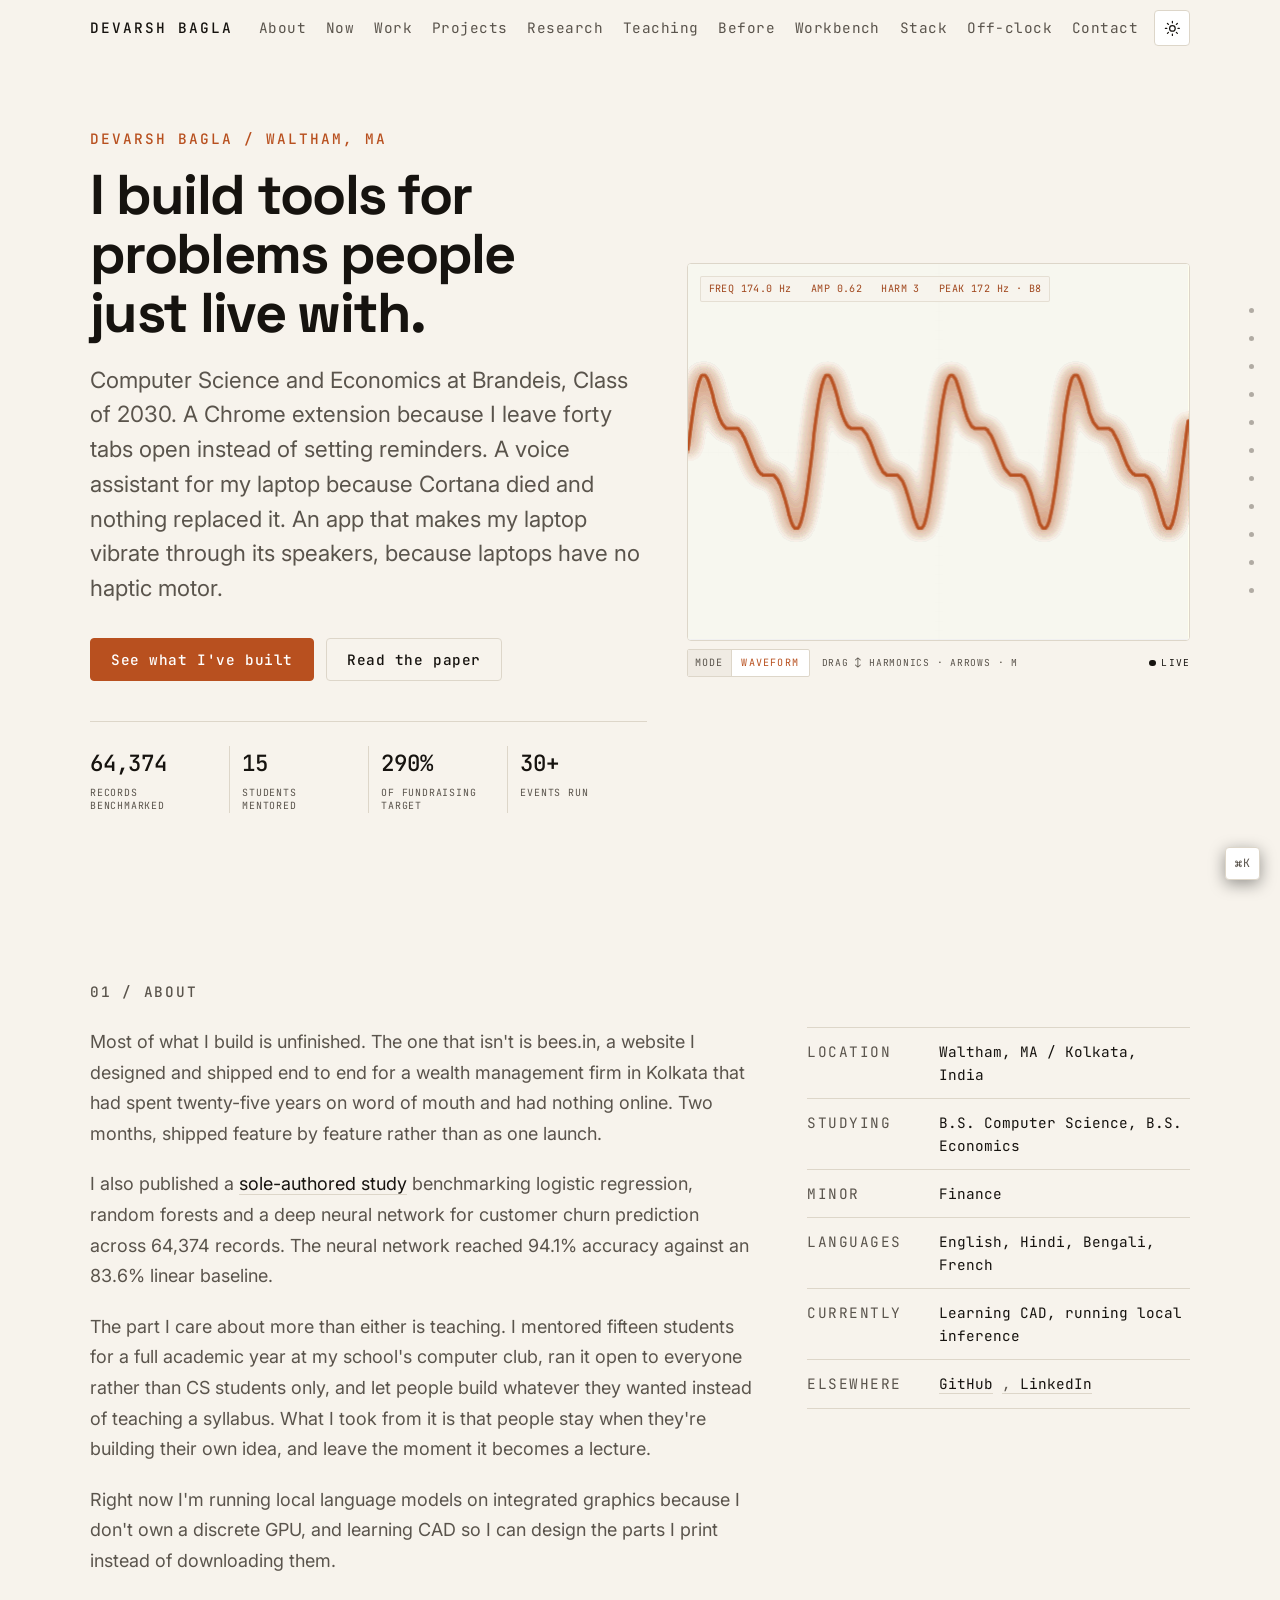
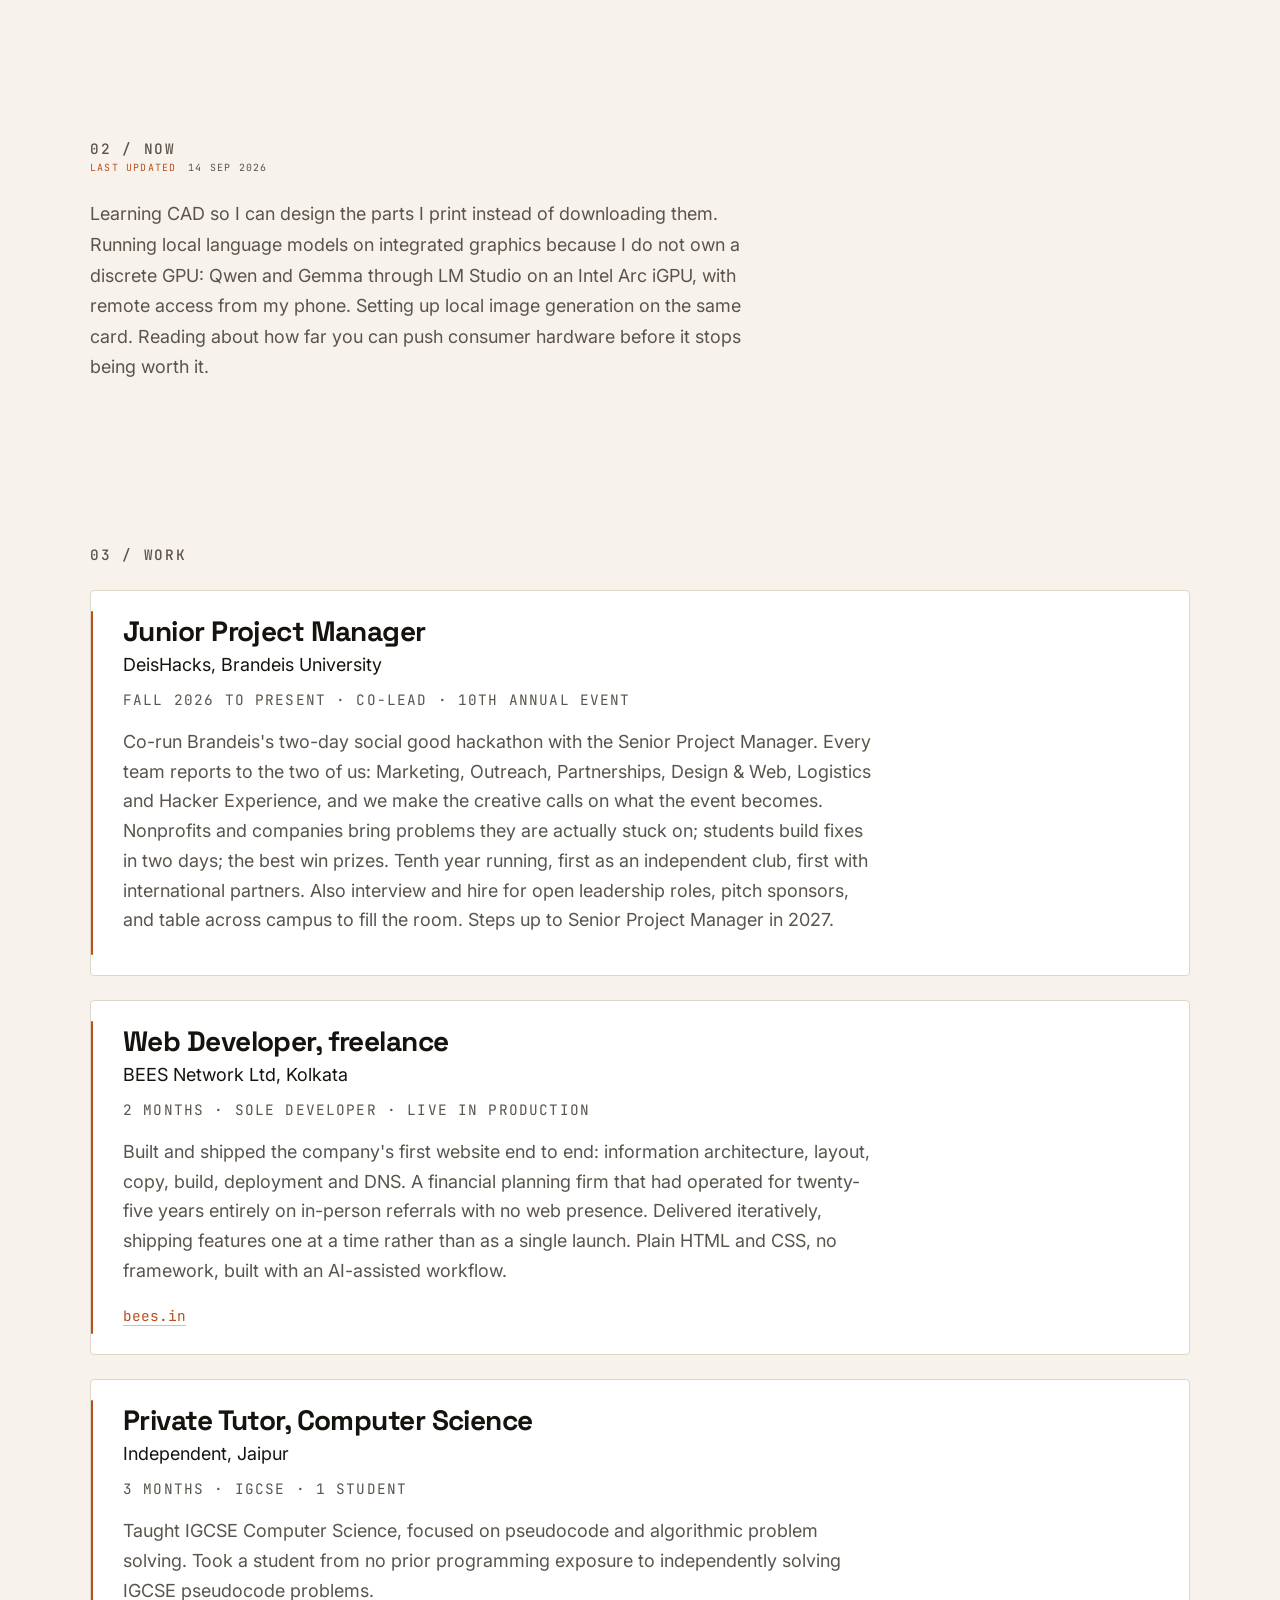
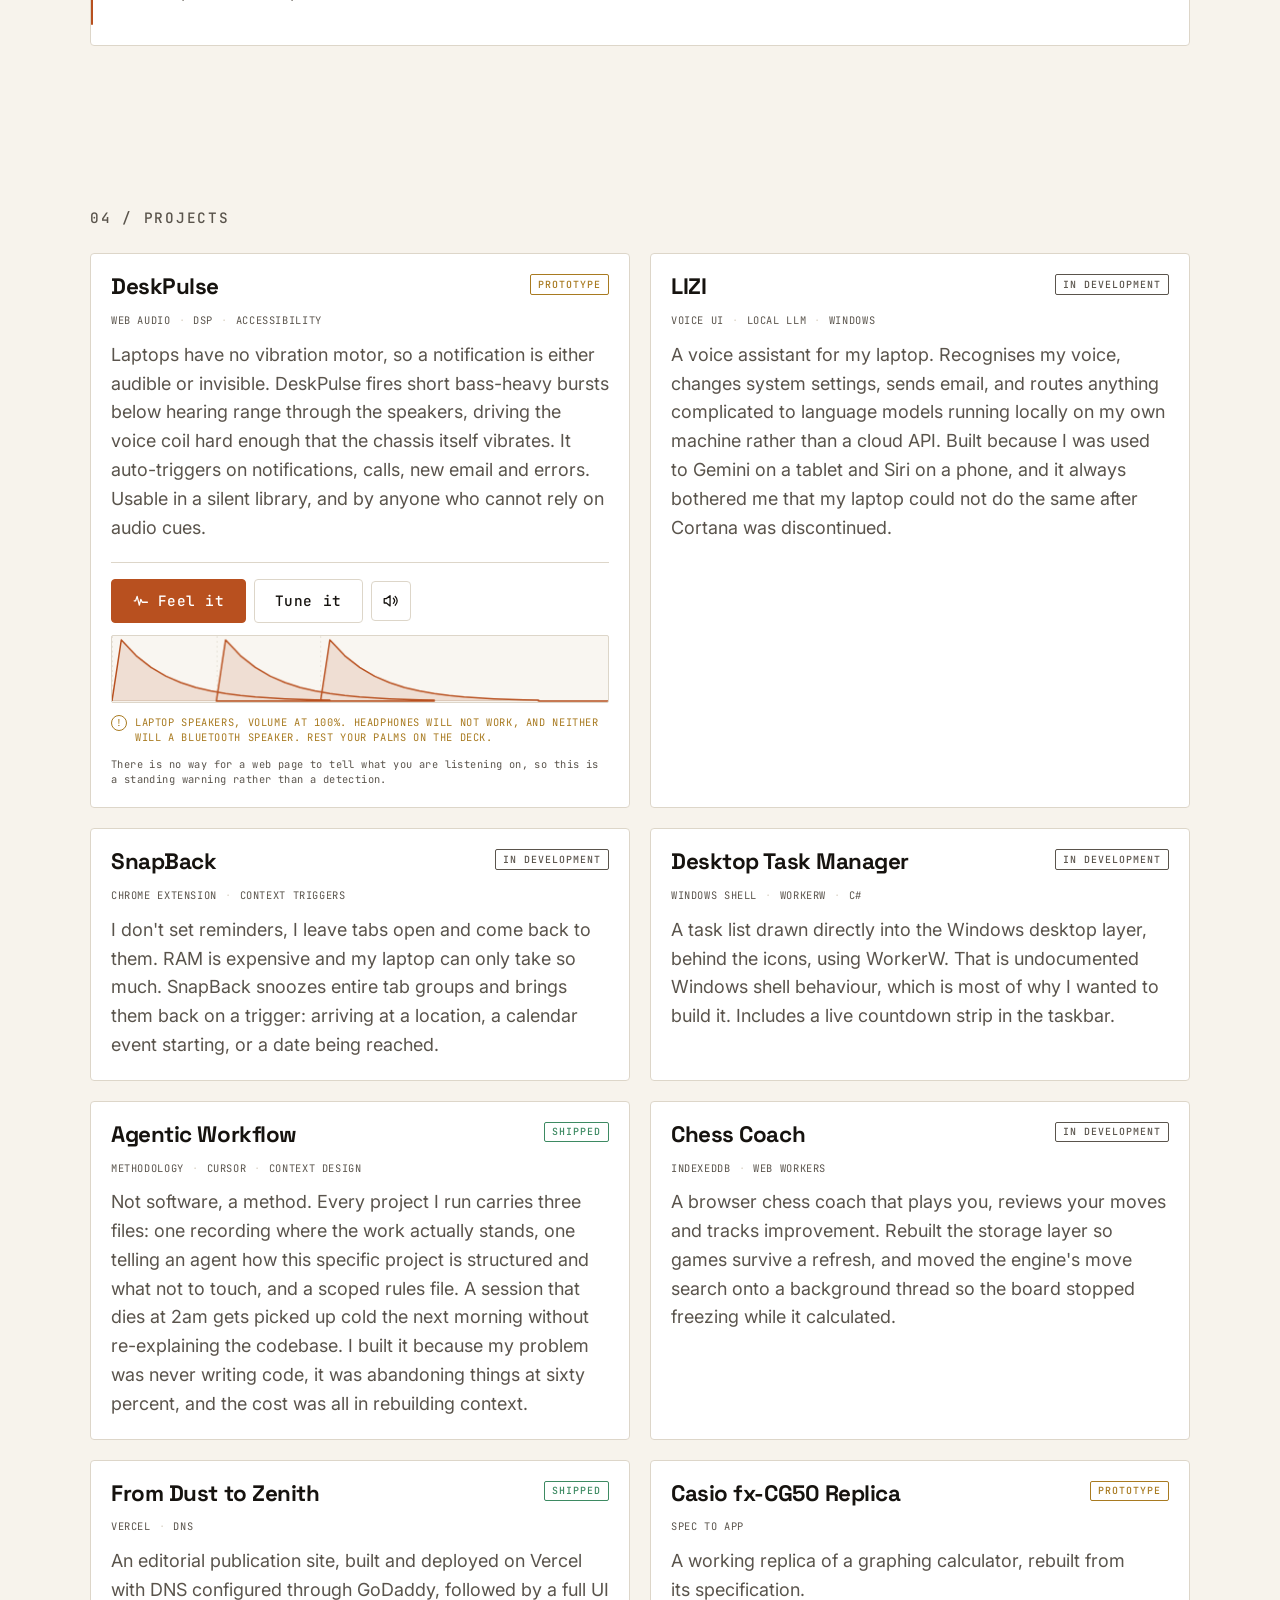
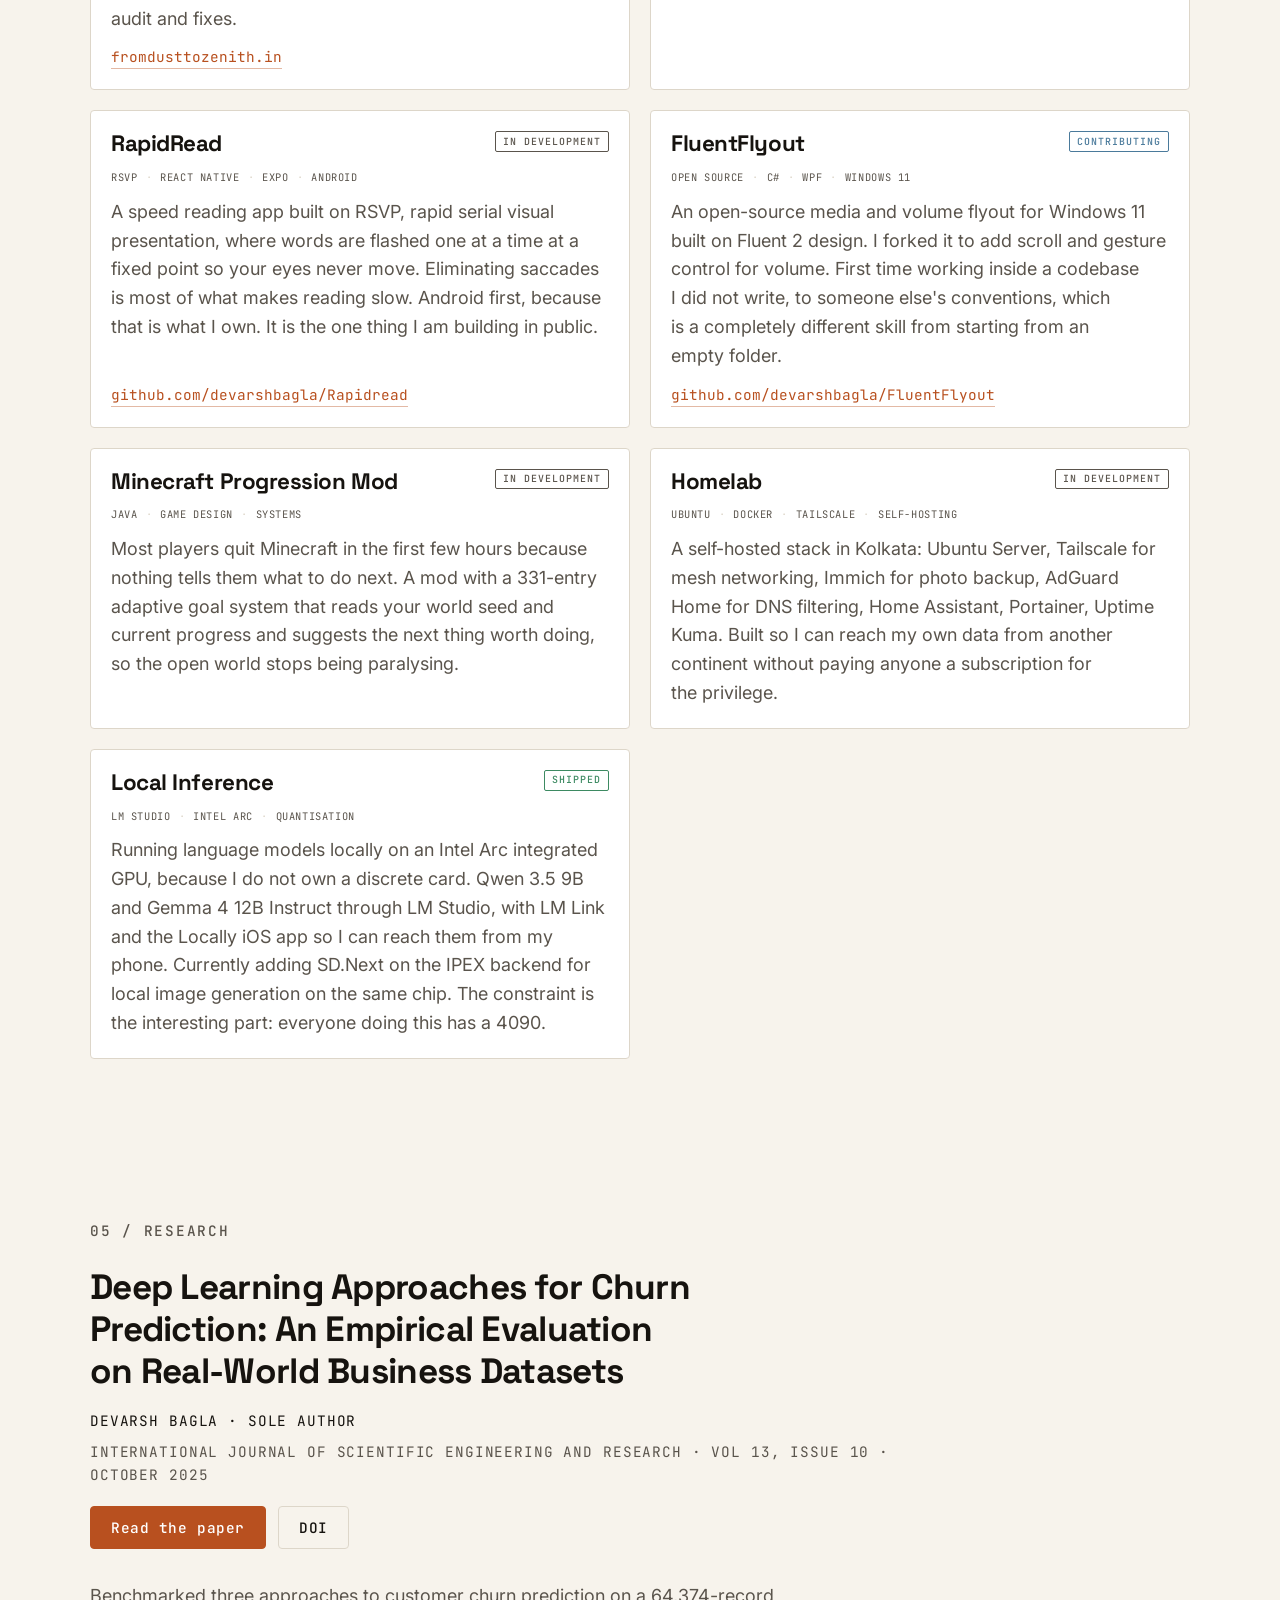
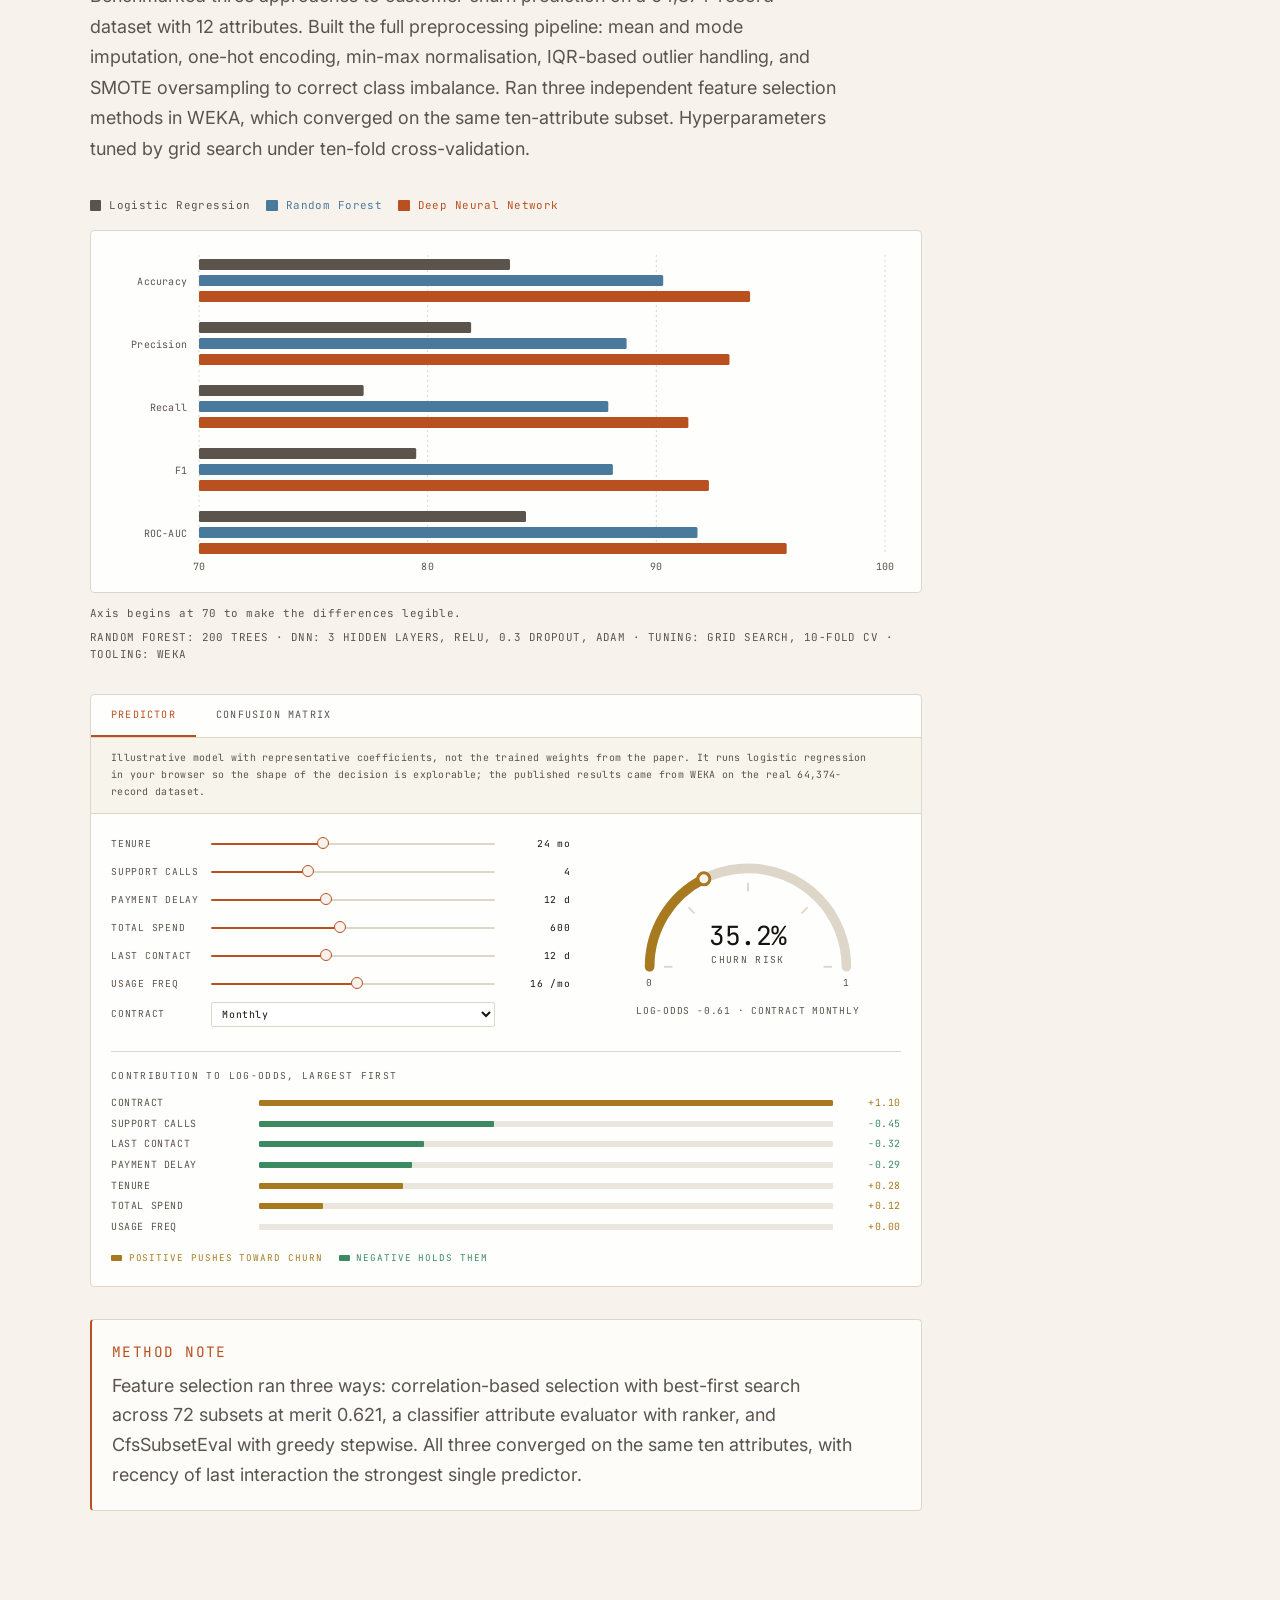
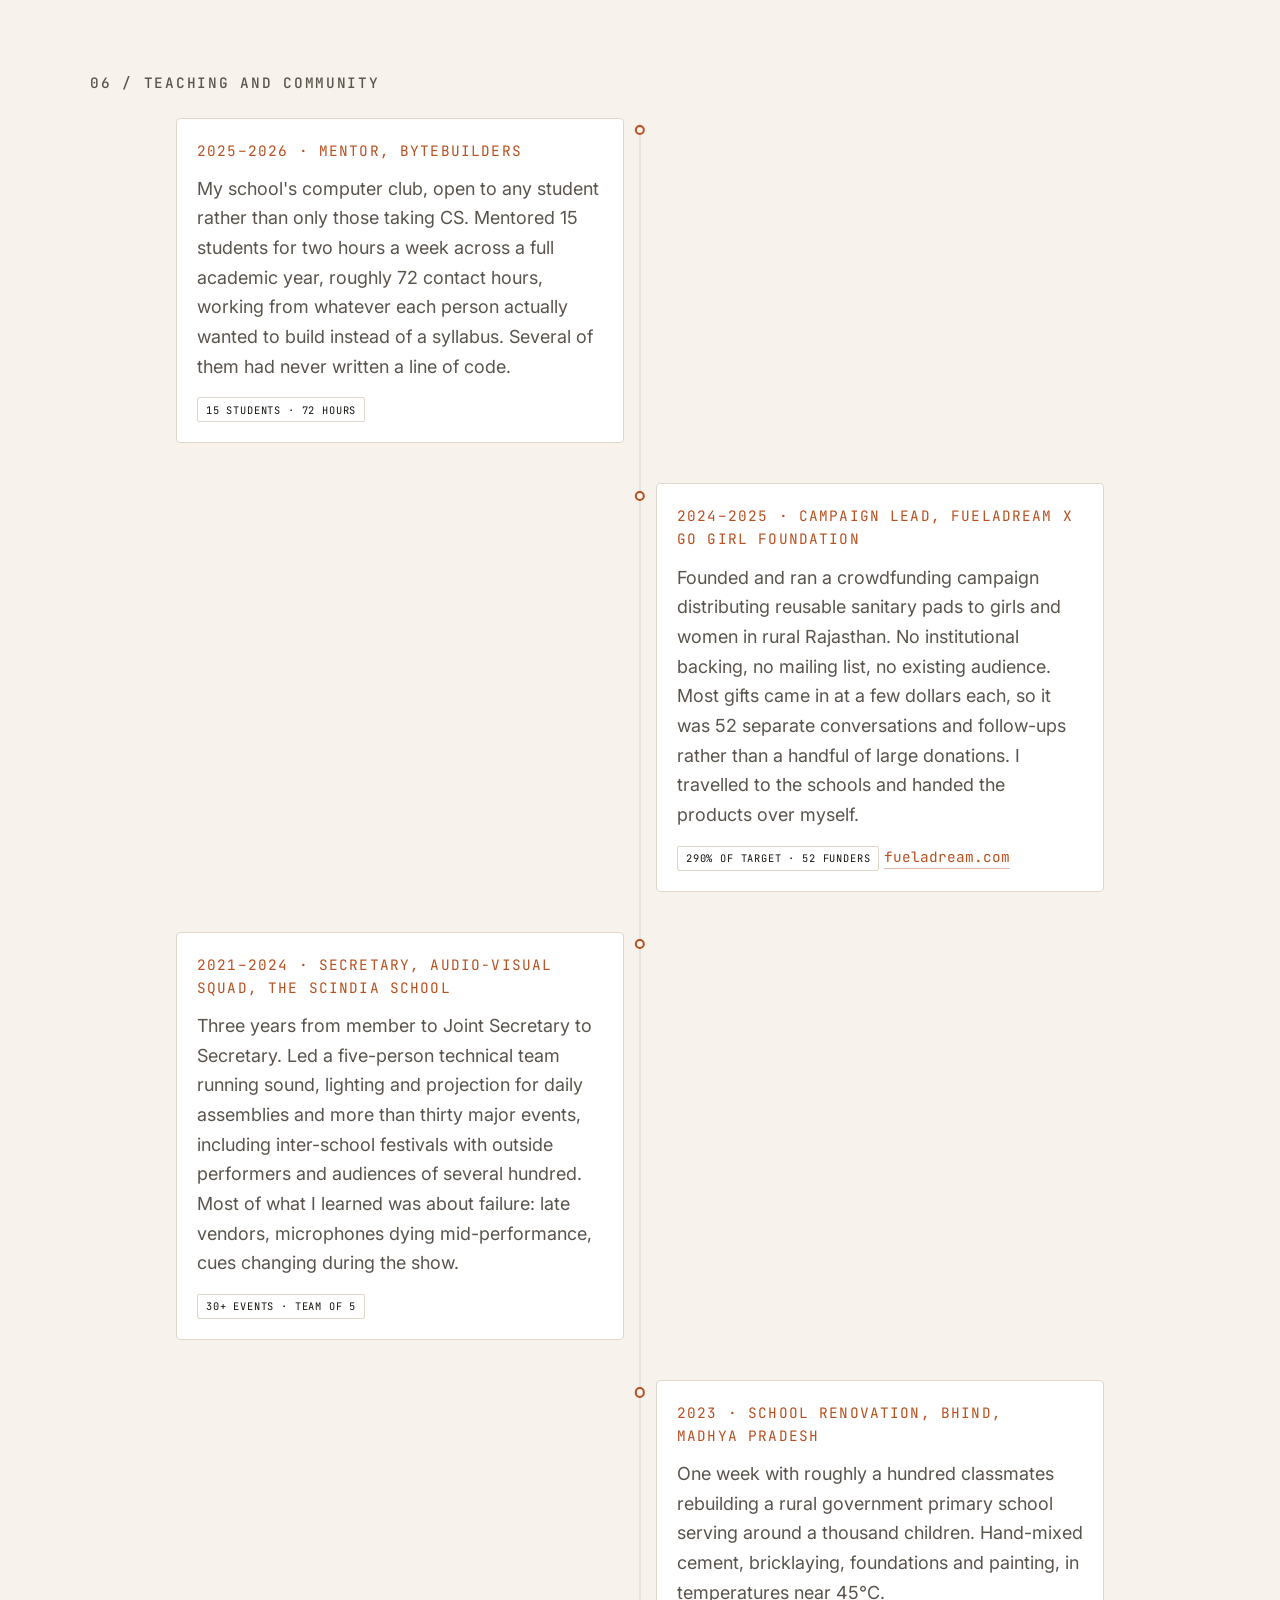
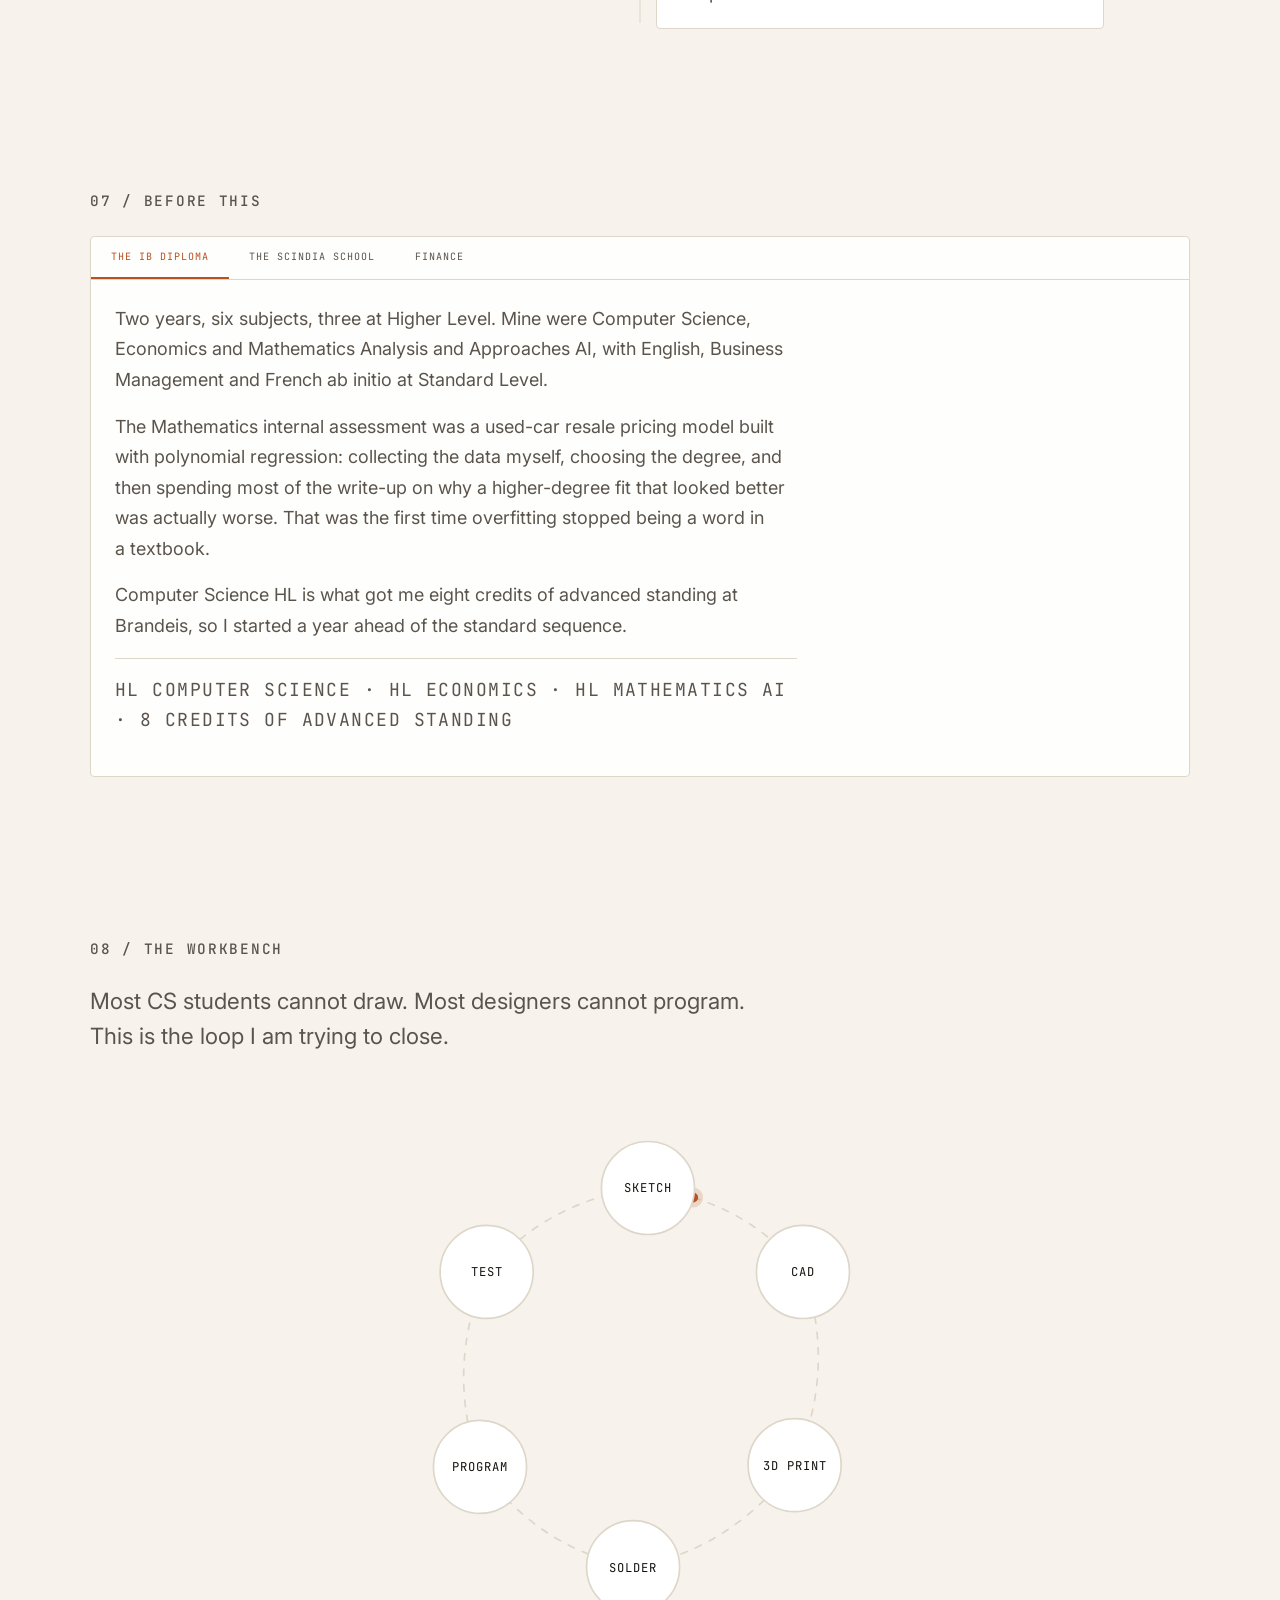
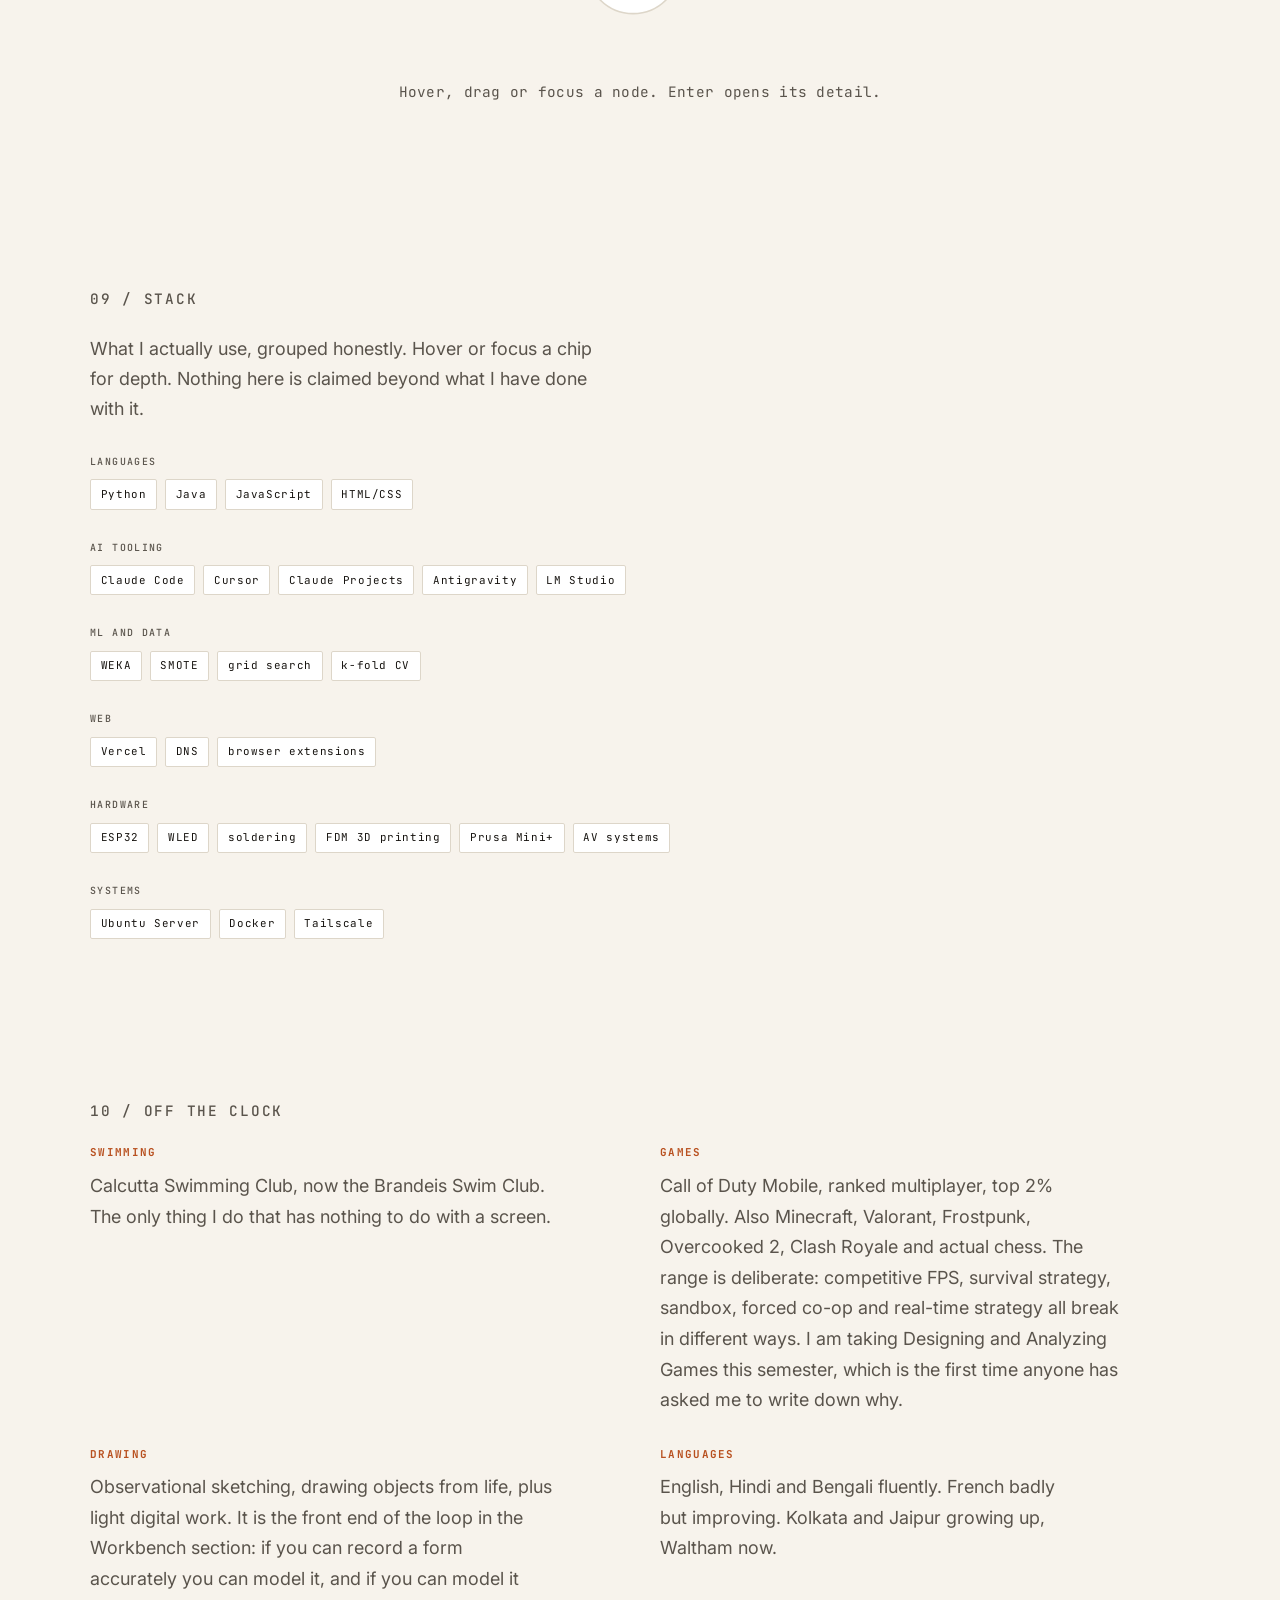
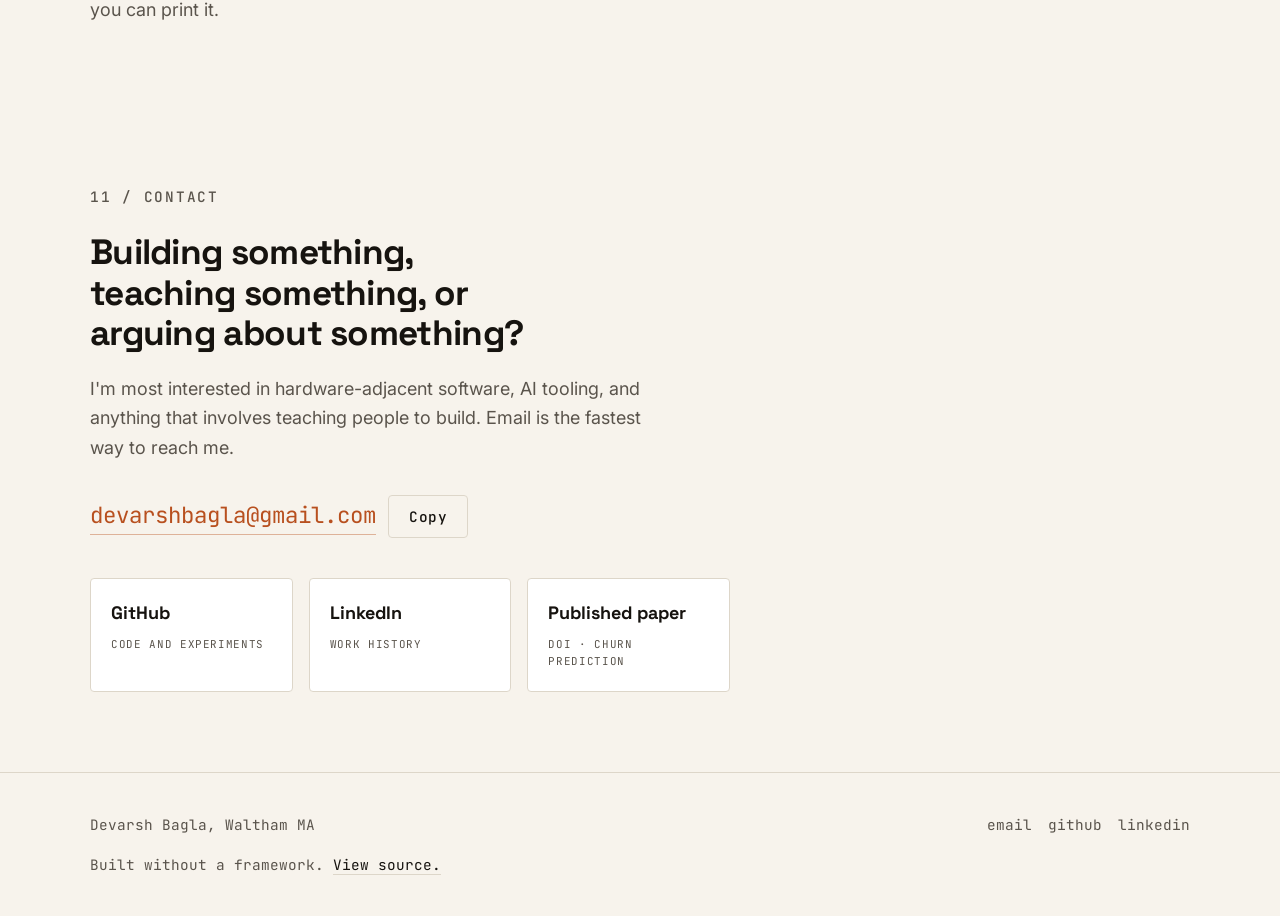
<file: index.html>
<!DOCTYPE html>
<html lang="en" data-theme="dark">
<head>
  <meta charset="utf-8">
  <meta name="viewport" content="width=device-width, initial-scale=1">
  <title>Devarsh Bagla — builds things</title>
  <meta name="description" content="Computer Science and Economics at Brandeis. I build small tools for problems that annoy me, and teach other people to do the same.">
  <meta name="author" content="Devarsh Bagla">
  <meta name="theme-color" content="#0B0A09" media="(prefers-color-scheme: dark)">
  <meta name="theme-color" content="#F7F3EC" media="(prefers-color-scheme: light)">
  <link rel="canonical" href="https://devarshbagla.github.io/">

  <!-- Open Graph -->
  <meta property="og:type" content="website">
  <meta property="og:url" content="https://devarshbagla.github.io/">
  <meta property="og:title" content="Devarsh Bagla — builds things">
  <meta property="og:description" content="Computer Science and Economics at Brandeis. I build small tools for problems that annoy me, and teach other people to do the same.">
  <meta property="og:site_name" content="Devarsh Bagla">
  <meta property="og:locale" content="en_US">
  <meta property="og:image" content="https://devarshbagla.github.io/assets/og-image.svg">
  <meta property="og:image:type" content="image/svg+xml">
  <meta property="og:image:alt" content="Amber waveform on black, Devarsh Bagla, I build small tools for problems that annoy me.">

  <!-- Twitter -->
  <meta name="twitter:card" content="summary_large_image">
  <meta name="twitter:title" content="Devarsh Bagla — builds things">
  <meta name="twitter:description" content="Computer Science and Economics at Brandeis. I build small tools for problems that annoy me, and teach other people to do the same.">
  <meta name="twitter:image" content="https://devarshbagla.github.io/assets/og-image.svg">

  <!-- Fonts: preconnect + preload, then stylesheet -->
  <link rel="preconnect" href="https://fonts.googleapis.com">
  <link rel="preconnect" href="https://fonts.gstatic.com" crossorigin>
  <link rel="preload" as="style" href="https://fonts.googleapis.com/css2?family=Inter:wght@400;500&family=JetBrains+Mono:wght@400;500&family=Space+Grotesk:wght@500;700&display=swap">
  <link rel="stylesheet" href="https://fonts.googleapis.com/css2?family=Inter:wght@400;500&family=JetBrains+Mono:wght@400;500&family=Space+Grotesk:wght@500;700&display=swap">

  <link rel="icon" href="assets/favicon.svg" type="image/svg+xml">
  <link rel="manifest" href="manifest.json">
  <link rel="apple-touch-icon" href="assets/icon.svg">
  <link rel="stylesheet" href="css/tokens.css">
  <link rel="stylesheet" href="css/base.css">
  <link rel="stylesheet" href="css/layout.css">
  <link rel="stylesheet" href="css/components.css">
  <link rel="stylesheet" href="css/sections.css">
  <link rel="stylesheet" href="css/instrument.css">
  <link rel="stylesheet" href="css/system.css">
  <link rel="stylesheet" href="css/print.css" media="print">

  <!-- Prevent flash of wrong theme before CSS/JS hydrate -->
  <script>
    (function () {
      try {
        var stored = localStorage.getItem("theme");
        var theme = (stored === "light" || stored === "dark")
          ? stored
          : (window.matchMedia("(prefers-color-scheme: light)").matches ? "light" : "dark");
        document.documentElement.setAttribute("data-theme", theme);
        var meta = document.querySelector('meta[name="theme-color"]:not([media])');
        if (!meta) {
          meta = document.createElement("meta");
          meta.setAttribute("name", "theme-color");
          document.head.appendChild(meta);
        }
        meta.setAttribute("content", theme === "light" ? "#F7F3EC" : "#0B0A09");
      } catch (e) {
        document.documentElement.setAttribute("data-theme", "dark");
      }
    })();
  </script>

  <!-- Opened straight off disk, Chromium refuses to load ES modules over file://.
       If the module layer never reports in, drop every progressive-enhancement
       hook so the page is still fully readable. -->
  <script>
    (function () {
      var html = document.documentElement;
      function settle() {
        window.setTimeout(function () {
          if (html.getAttribute("data-hydrated") !== "true") {
            html.classList.add("no-js-modules");
          }
        }, 700);
      }
      if (document.readyState === "complete") settle();
      else window.addEventListener("load", settle);
    })();
  </script>
  <noscript>
    <style>
      [data-reveal] { opacity: 1 !important; transform: none !important; }
    </style>
  </noscript>

  <script type="application/ld+json">
  {
    "@context": "https://schema.org",
    "@graph": [
      {
        "@type": "Person",
        "@id": "https://devarshbagla.github.io/#person",
        "name": "Devarsh Bagla",
        "url": "https://devarshbagla.github.io",
        "email": "mailto:devarshbagla@gmail.com",
        "affiliation": {
          "@type": "CollegeOrUniversity",
          "name": "Brandeis University"
        },
        "knowsAbout": [
          "machine learning",
          "web development",
          "embedded systems",
          "3D printing"
        ],
        "sameAs": [
          "https://github.com/devarshbagla",
          "https://www.linkedin.com/in/devarshbagla"
        ]
      },
      {
        "@type": "ScholarlyArticle",
        "@id": "https://dx.doi.org/10.70729/SE251005174007",
        "name": "Deep Learning Approaches for Churn Prediction: An Empirical Evaluation on Real-World Business Datasets",
        "author": { "@id": "https://devarshbagla.github.io/#person" },
        "datePublished": "2025-10",
        "identifier": "https://doi.org/10.70729/SE251005174007",
        "url": "https://www.ijser.in/archives/v13i10/SE251005174007.pdf",
        "isPartOf": {
          "@type": "Periodical",
          "name": "International Journal of Scientific Engineering and Research",
          "volumeNumber": "13",
          "issueNumber": "10"
        }
      },
      {
        "@type": "CreativeWork",
        "name": "DeskPulse",
        "author": { "@id": "https://devarshbagla.github.io/#person" },
        "description": "Bass-heavy speaker bursts that vibrate a laptop chassis in place of a haptic motor.",
        "creativeWorkStatus": "Prototype"
      },
      {
        "@type": "CreativeWork",
        "name": "LIZI",
        "author": { "@id": "https://devarshbagla.github.io/#person" },
        "description": "A voice assistant for a laptop that routes hard questions to local language models.",
        "creativeWorkStatus": "Incomplete"
      },
      {
        "@type": "CreativeWork",
        "name": "SnapBack",
        "author": { "@id": "https://devarshbagla.github.io/#person" },
        "description": "A Chrome extension that snoozes tab groups and restores them on a context trigger.",
        "creativeWorkStatus": "Incomplete"
      },
      {
        "@type": "CreativeWork",
        "name": "Desktop Task Manager",
        "author": { "@id": "https://devarshbagla.github.io/#person" },
        "description": "A task list drawn into the Windows desktop layer using WorkerW.",
        "creativeWorkStatus": "Incomplete"
      },
      {
        "@type": "CreativeWork",
        "name": "Agentic Workflow",
        "author": { "@id": "https://devarshbagla.github.io/#person" },
        "description": "A three-file method for keeping an agent session recoverable overnight.",
        "creativeWorkStatus": "Published"
      },
      {
        "@type": "CreativeWork",
        "name": "Chess Coach",
        "author": { "@id": "https://devarshbagla.github.io/#person" },
        "description": "A browser chess coach with IndexedDB persistence and a worker-backed engine.",
        "creativeWorkStatus": "Incomplete"
      },
      {
        "@type": "CreativeWork",
        "name": "From Dust to Zenith",
        "author": { "@id": "https://devarshbagla.github.io/#person" },
        "url": "https://fromdusttozenith.in",
        "description": "An editorial publication site deployed on Vercel.",
        "creativeWorkStatus": "Published"
      },
      {
        "@type": "CreativeWork",
        "name": "Casio fx-CG50 Replica",
        "author": { "@id": "https://devarshbagla.github.io/#person" },
        "description": "A working replica of a graphing calculator rebuilt from its specification.",
        "creativeWorkStatus": "Prototype"
      },
      {
        "@type": "CreativeWork",
        "name": "bees.in",
        "author": { "@id": "https://devarshbagla.github.io/#person" },
        "url": "https://bees.in",
        "description": "The first website for BEES Network Ltd, shipped end to end in two months.",
        "creativeWorkStatus": "Published"
      }
    ]
  }
  </script>
</head>
<body>
  <progress class="scroll-progress" data-scroll-progress max="100" value="0" aria-hidden="true"></progress>
  <a class="skip-link" href="#main">Skip to content</a>

  <div class="site">
    <header class="site-header" data-site-header>
      <div class="container site-header__inner">
        <a class="site-logo" href="./">Devarsh Bagla</a>

        <div class="site-header__actions">
          <nav class="site-nav" data-site-nav aria-label="Primary">
            <ul class="site-nav__list" id="primary-nav-list">
              <li><a class="site-nav__link" href="#about">About</a></li>
              <li><a class="site-nav__link" href="#now">Now</a></li>
              <li><a class="site-nav__link" href="#work">Work</a></li>
              <li><a class="site-nav__link" href="#projects">Projects</a></li>
              <li><a class="site-nav__link" href="#research">Research</a></li>
              <li><a class="site-nav__link" href="#teaching">Teaching</a></li>
              <li><a class="site-nav__link" href="#before">Before</a></li>
              <li><a class="site-nav__link" href="#workbench">Workbench</a></li>
              <li><a class="site-nav__link" href="#stack">Stack</a></li>
              <li><a class="site-nav__link" href="#off-clock">Off-clock</a></li>
              <li><a class="site-nav__link" href="#contact">Contact</a></li>
            </ul>
          </nav>

          <button
            type="button"
            class="icon-btn theme-toggle"
            data-theme-toggle
            aria-label="Switch to light theme"
          >
            <svg class="icon-moon" viewBox="0 0 24 24" fill="none" stroke="currentColor" stroke-width="1.75" stroke-linecap="round" stroke-linejoin="round" aria-hidden="true">
              <path d="M21 14.5A8.5 8.5 0 0 1 9.5 3 7 7 0 1 0 21 14.5z"/>
            </svg>
            <svg class="icon-sun" viewBox="0 0 24 24" fill="none" stroke="currentColor" stroke-width="1.75" stroke-linecap="round" stroke-linejoin="round" aria-hidden="true">
              <circle cx="12" cy="12" r="4"/>
              <path d="M12 2v2M12 20v2M4.93 4.93l1.41 1.41M17.66 17.66l1.41 1.41M2 12h2M20 12h2M4.93 19.07l1.41-1.41M17.66 6.34l1.41-1.41"/>
            </svg>
          </button>

          <button
            type="button"
            class="icon-btn nav-toggle"
            data-nav-toggle
            aria-label="Open menu"
            aria-expanded="false"
            aria-controls="primary-nav-list"
          >
            <span class="nav-toggle__bar" aria-hidden="true"></span>
            <span class="nav-toggle__bar" aria-hidden="true"></span>
            <span class="nav-toggle__bar" aria-hidden="true"></span>
          </button>
        </div>
      </div>
    </header>

    <!--
      Section numbers must stay sequential in DOM order.
      Current list: 01 ABOUT, 02 NOW, 03 WORK, 04 PROJECTS, 05 RESEARCH,
      06 TEACHING, 07 BEFORE THIS, 08 WORKBENCH, 09 STACK, 10 OFF THE CLOCK,
      11 CONTACT.
      Inserted sections take the next number in place and everything after
      them shifts so the rendered labels never scramble again.
    -->
    <main id="main" tabindex="-1">
      <section id="hero" class="hero" aria-label="Hero">
        <div class="container hero__grid">
          <div class="hero__content" data-reveal>
            <p class="hero__eyebrow">Devarsh Bagla / Waltham, MA</p>
            <h1 class="hero__title">I build tools for problems people just live with.</h1>
            <p class="hero__lead">
              Computer Science and Economics at Brandeis, Class of 2030. A Chrome
              extension because I leave forty tabs open instead of setting reminders. A
              voice assistant for my laptop because Cortana died and nothing replaced it.
              An app that makes my laptop vibrate through its speakers, because laptops
              have no haptic motor.
            </p>
            <div class="hero__actions">
              <a class="btn btn--primary" href="#projects">See what I've built</a>
              <a
                class="btn btn--ghost"
                href="https://dx.doi.org/10.70729/SE251005174007"
                target="_blank"
                rel="noopener noreferrer"
              >Read the paper</a>
            </div>
            <div class="hero__stats" aria-label="Highlights">
              <div class="hero__stat">
                <span class="hero__stat-value">64,374</span>
                <span class="hero__stat-label">Records benchmarked</span>
              </div>
              <div class="hero__stat">
                <span class="hero__stat-value">15</span>
                <span class="hero__stat-label">Students mentored</span>
              </div>
              <div class="hero__stat">
                <span class="hero__stat-value">290%</span>
                <span class="hero__stat-label">Of fundraising target</span>
              </div>
              <div class="hero__stat">
                <span class="hero__stat-value">30+</span>
                <span class="hero__stat-label">Events run</span>
              </div>
            </div>
          </div>

          <div class="hero__scope scope" data-scope data-reveal>
            <div
              class="scope__frame"
              data-scope-frame
              tabindex="0"
              role="img"
              aria-label="Oscilloscope trace of the generated waveform."
            >
              <canvas class="scope__layer scope__grid" data-scope-grid aria-hidden="true"></canvas>
              <canvas class="scope__layer scope__trace" data-scope-canvas aria-hidden="true"></canvas>
              <p class="scope__readout" data-scope-readout aria-hidden="true">
                FREQ 174.0 Hz&nbsp;&nbsp;&nbsp;AMP 0.62&nbsp;&nbsp;&nbsp;HARM 3&nbsp;&nbsp;&nbsp;PEAK —
              </p>
            </div>

            <div class="scope__bar">
              <button type="button" class="scope__mode" data-scope-mode>
                <span class="scope__mode-key">MODE</span>
                <span class="scope__mode-value" data-scope-mode-label>WAVEFORM</span>
              </button>
              <p class="scope__hint" aria-hidden="true">DRAG ↕ HARMONICS · ARROWS · M</p>
              <p class="scope__state" data-scope-state aria-hidden="true">IDLE</p>
            </div>

            <p class="visually-hidden" data-scope-status role="status" aria-live="polite"></p>
          </div>
        </div>
      </section>

      <section id="about" class="section about" aria-labelledby="about-heading">
        <div class="container">
          <p class="section__label" id="about-heading" data-reveal>01 / ABOUT</p>
          <div class="about__grid">
            <div class="about__prose" data-reveal>
              <p>
                Most of what I build is unfinished. The one that isn't is bees.in, a website
                I designed and shipped end to end for a wealth management firm in Kolkata that
                had spent twenty-five years on word of mouth and had nothing online. Two
                months, shipped feature by feature rather than as one launch.
              </p>
              <p>
                I also published a
                <a href="https://dx.doi.org/10.70729/SE251005174007" target="_blank" rel="noopener noreferrer">sole-authored study</a>
                benchmarking logistic regression, random forests and a deep neural network for
                customer churn prediction across 64,374 records. The neural network reached
                94.1% accuracy against an 83.6% linear baseline.
              </p>
              <p>
                The part I care about more than either is teaching. I mentored fifteen
                students for a full academic year at my school's computer club, ran it open
                to everyone rather than CS students only, and let people build whatever they
                wanted instead of teaching a syllabus. What I took from it is that people
                stay when they're building their own idea, and leave the moment it becomes a
                lecture.
              </p>
              <p>
                Right now I'm running local language models on integrated graphics because I
                don't own a discrete GPU, and learning CAD so I can design the parts I print
                instead of downloading them.
              </p>
            </div>

            <aside class="about__aside" data-reveal>
              <dl class="about__dl">
                <div>
                  <dt>Location</dt>
                  <dd>Waltham, MA / Kolkata, India</dd>
                </div>
                <div>
                  <dt>Studying</dt>
                  <dd>B.S. Computer Science, B.S. Economics</dd>
                </div>
                <div>
                  <dt>Minor</dt>
                  <dd>Finance</dd>
                </div>
                <div>
                  <dt>Languages</dt>
                  <dd>English, Hindi, Bengali, French</dd>
                </div>
                <div>
                  <dt>Currently</dt>
                  <dd>Learning CAD, running local inference</dd>
                </div>
                <div>
                  <dt>Elsewhere</dt>
                  <dd>
                    <a href="https://github.com/devarshbagla" rel="noopener noreferrer">GitHub</a>
                    <a href="https://www.linkedin.com/in/devarshbagla" rel="noopener noreferrer">LinkedIn</a>
                  </dd>
                </div>
              </dl>
            </aside>
          </div>
        </div>
      </section>

      <!-- Update the LAST UPDATED stamp (and the copy) whenever this paragraph changes. -->
      <section id="now" class="section now" aria-labelledby="now-heading">
        <div class="container">
          <p class="section__label" id="now-heading" data-reveal>02 / NOW</p>
          <p class="now__updated" data-reveal>
            <span class="now__updated-key">LAST UPDATED</span>
            <time datetime="2026-09-14">14 SEP 2026</time>
          </p>
          <div class="now__prose" data-reveal>
            <p>
              Learning CAD so I can design the parts I print instead of downloading them.
              Running local language models on integrated graphics because I do not own a
              discrete GPU: Qwen and Gemma through LM Studio on an Intel Arc iGPU, with
              remote access from my phone. Setting up local image generation on the same
              card. Reading about how far you can push consumer hardware before it stops
              being worth it.
            </p>
          </div>
        </div>
      </section>

      <section id="work" class="section work" aria-labelledby="work-heading">
        <div class="container">
          <p class="section__label" id="work-heading" data-reveal>03 / WORK</p>
          <div class="work__list">
            <article class="work-card" data-reveal tabindex="0" data-work-card>
              <div class="work-card__header">
                <h2 class="work-card__role">Junior Project Manager</h2>
                <p class="work-card__org">DeisHacks, Brandeis University</p>
                <p class="work-card__meta">FALL 2026 TO PRESENT · CO-LEAD · 10TH ANNUAL EVENT</p>
              </div>
              <p class="work-card__body">
                Co-run Brandeis's two-day social good hackathon with the Senior Project
                Manager. Every team reports to the two of us: Marketing, Outreach,
                Partnerships, Design &amp; Web, Logistics and Hacker Experience, and we make
                the creative calls on what the event becomes. Nonprofits and companies bring
                problems they are actually stuck on; students build fixes in two days; the
                best win prizes. Tenth year running, first as an independent club, first with
                international partners. Also interview and hire for open leadership roles,
                pitch sponsors, and table across campus to fill the room. Steps up to Senior
                Project Manager in 2027.
              </p>
            </article>

            <article class="work-card" data-reveal tabindex="0" data-work-card>
              <div class="work-card__header">
                <h2 class="work-card__role">Web Developer, freelance</h2>
                <p class="work-card__org">BEES Network Ltd, Kolkata</p>
                <p class="work-card__meta">2 MONTHS · SOLE DEVELOPER · LIVE IN PRODUCTION</p>
              </div>
              <p class="work-card__body">
                Built and shipped the company's first website end to end: information
                architecture, layout, copy, build, deployment and DNS. A financial planning
                firm that had operated for twenty-five years entirely on in-person referrals
                with no web presence. Delivered iteratively, shipping features one at a time
                rather than as a single launch. Plain HTML and CSS, no framework, built with
                an AI-assisted workflow.
              </p>
              <a
                class="work-card__link"
                href="https://bees.in"
                target="_blank"
                rel="noopener noreferrer"
              >bees.in</a>
            </article>

            <article class="work-card" data-reveal tabindex="0" data-work-card>
              <div class="work-card__header">
                <h2 class="work-card__role">Private Tutor, Computer Science</h2>
                <p class="work-card__org">Independent, Jaipur</p>
                <p class="work-card__meta">3 MONTHS · IGCSE · 1 STUDENT</p>
              </div>
              <p class="work-card__body">
                Taught IGCSE Computer Science, focused on pseudocode and algorithmic
                problem solving. Took a student from no prior programming exposure to
                independently solving IGCSE pseudocode problems.
              </p>
            </article>
          </div>
        </div>
      </section>

      <section id="projects" class="section projects" aria-labelledby="projects-heading">
        <div class="container">
          <p class="section__label" id="projects-heading" data-reveal>04 / PROJECTS</p>
          <div class="projects__grid">

            <article class="project-card" id="project-deskpulse" data-reveal tabindex="0" data-project-card>
              <div class="project-card__top">
                <h2 class="project-card__title">DeskPulse</h2>
                <span class="status status--prototype">PROTOTYPE</span>
              </div>
              <ul class="project-card__tags" aria-label="Tags">
                <li>Web Audio</li>
                <li>DSP</li>
                <li>Accessibility</li>
              </ul>
              <p class="project-card__body">
                Laptops have no vibration motor, so a notification is either audible or
                invisible. DeskPulse fires short bass-heavy bursts below hearing range
                through the speakers, driving the voice coil hard enough that the chassis
                itself vibrates. It auto-triggers on notifications, calls, new email and
                errors. Usable in a silent library, and by anyone who cannot rely on audio
                cues.
              </p>
              <div class="deskpulse" data-deskpulse>
                <div class="deskpulse__controls">
                  <button type="button" class="btn btn--primary deskpulse__play" data-deskpulse-play>
                    <svg class="deskpulse__icon" viewBox="0 0 24 24" fill="none" stroke="currentColor" stroke-width="1.75" stroke-linecap="round" stroke-linejoin="round" aria-hidden="true">
                      <path d="M3 12h2l2-6 3 12 2-8 2 4h7"/>
                    </svg>
                    Feel it
                  </button>
                  <button
                    type="button"
                    class="btn btn--ghost deskpulse__tune"
                    data-deskpulse-toggle
                    aria-expanded="false"
                    aria-controls="deskpulse-lab"
                  >Tune it</button>
                  <button
                    type="button"
                    class="icon-btn deskpulse__mute"
                    data-deskpulse-mute
                    aria-pressed="false"
                    aria-label="Mute DeskPulse demo"
                    title="Mute"
                  >
                    <svg class="deskpulse__mute-on" viewBox="0 0 24 24" fill="none" stroke="currentColor" stroke-width="1.75" stroke-linecap="round" stroke-linejoin="round" aria-hidden="true">
                      <path d="M11 5 6 9H3v6h3l5 4V5z"/>
                      <path d="M15.5 8.5a5 5 0 0 1 0 7"/>
                      <path d="M18 6a8 8 0 0 1 0 12"/>
                    </svg>
                    <svg class="deskpulse__mute-off" viewBox="0 0 24 24" fill="none" stroke="currentColor" stroke-width="1.75" stroke-linecap="round" stroke-linejoin="round" aria-hidden="true" hidden>
                      <path d="M11 5 6 9H3v6h3l5 4V5z"/>
                      <path d="M22 9l-6 6M16 9l6 6"/>
                    </svg>
                  </button>
                </div>

                <canvas class="deskpulse__canvas" data-deskpulse-canvas aria-hidden="true"></canvas>

                <p class="deskpulse__warn">
                  Laptop speakers, volume at 100%. Headphones will not work, and neither will
                  a Bluetooth speaker. Rest your palms on the deck.
                </p>
                <p class="deskpulse__note" data-deskpulse-note>
                  There is no way for a web page to tell what you are listening on, so
                  this is a standing warning rather than a detection.
                </p>

                <div class="dsp" id="deskpulse-lab" data-deskpulse-lab hidden>
                  <div class="dsp__block">
                    <p class="dsp__legend" id="dsp-presets-label">Presets</p>
                    <div class="dsp__chips" role="group" aria-labelledby="dsp-presets-label">
                      <button type="button" class="chip" data-dsp-preset="notification" aria-pressed="false">NOTIFICATION</button>
                      <button type="button" class="chip" data-dsp-preset="call" aria-pressed="false">INCOMING CALL</button>
                      <button type="button" class="chip" data-dsp-preset="email" aria-pressed="false">NEW EMAIL</button>
                      <button type="button" class="chip" data-dsp-preset="error" aria-pressed="false">ERROR</button>
                      <button type="button" class="chip" data-dsp-preset="heartbeat" aria-pressed="false">HEARTBEAT</button>
                    </div>
                  </div>

                  <div class="dsp__block">
                    <p class="dsp__legend" id="dsp-params-label">Parameters</p>
                    <div class="dsp__grid" role="group" aria-labelledby="dsp-params-label">
                      <div class="dsp__row">
                        <label class="dsp__label" for="dp-freq">BASE FREQ</label>
                        <input class="dsp__range" id="dp-freq" type="range" min="30" max="220" step="1" value="125" data-dsp-param="freq">
                        <output class="dsp__value" for="dp-freq" data-dsp-out="freq">125 Hz</output>
                      </div>
                      <p class="dsp__band" data-dsp-band aria-live="polite">felt and faintly heard, the useful band</p>
                      <div class="dsp__row">
                        <span class="dsp__label" id="dp-wave-label">WAVEFORM</span>
                        <div class="dsp__waves" role="radiogroup" aria-labelledby="dp-wave-label">
                          <button type="button" class="chip" role="radio" aria-checked="true" data-dsp-wave="sine">SINE</button>
                          <button type="button" class="chip" role="radio" aria-checked="false" data-dsp-wave="triangle">TRIANGLE</button>
                          <button type="button" class="chip" role="radio" aria-checked="false" data-dsp-wave="square">SQUARE</button>
                        </div>
                      </div>
                      <div class="dsp__row">
                        <label class="dsp__label" for="dp-bursts">BURSTS</label>
                        <input class="dsp__range" id="dp-bursts" type="range" min="1" max="5" step="1" value="3" data-dsp-param="bursts">
                        <output class="dsp__value" for="dp-bursts" data-dsp-out="bursts">3</output>
                      </div>
                      <div class="dsp__row">
                        <label class="dsp__label" for="dp-spacing">SPACING</label>
                        <input class="dsp__range" id="dp-spacing" type="range" min="40" max="300" step="5" value="90" data-dsp-param="spacing">
                        <output class="dsp__value" for="dp-spacing" data-dsp-out="spacing">90 ms</output>
                      </div>
                      <div class="dsp__row">
                        <label class="dsp__label" for="dp-attack">ATTACK</label>
                        <input class="dsp__range" id="dp-attack" type="range" min="2" max="40" step="1" value="8" data-dsp-param="attack">
                        <output class="dsp__value" for="dp-attack" data-dsp-out="attack">8 ms</output>
                      </div>
                      <div class="dsp__row">
                        <label class="dsp__label" for="dp-decay">DECAY</label>
                        <input class="dsp__range" id="dp-decay" type="range" min="50" max="400" step="10" value="180" data-dsp-param="decay">
                        <output class="dsp__value" for="dp-decay" data-dsp-out="decay">180 ms</output>
                      </div>
                      <div class="dsp__row">
                        <label class="dsp__label" for="dp-cutoff">LOWPASS</label>
                        <input class="dsp__range" id="dp-cutoff" type="range" min="60" max="300" step="5" value="120" data-dsp-param="cutoff">
                        <output class="dsp__value" for="dp-cutoff" data-dsp-out="cutoff">120 Hz</output>
                      </div>
                    </div>
                  </div>

                  <details class="dsp__why">
                    <summary>Why this works</summary>
                    <p>
                      A speaker makes sound by moving air. To produce the same loudness at a low
                      frequency as at a high one, the cone has to travel dramatically further,
                      because the air it displaces per cycle scales with the cube of the wavelength.
                      A laptop driver is roughly 20mm across with under a millimetre of usable
                      excursion, so below about 150 Hz it physically cannot displace enough air to
                      be heard properly.
                    </p>
                    <p>
                      That energy does not disappear. Newton's third law still applies: the voice
                      coil pushing the cone forward pushes the magnet assembly backward with equal
                      force. In a large speaker that reaction is absorbed by a heavy cabinet. In a
                      laptop the driver is screwed directly to a thin aluminium shell with almost no
                      mass to absorb it, so the reaction force travels straight into the chassis.
                      The result is a body you feel rather than a sound you hear, and the frame
                      becomes the transducer.
                    </p>
                    <p>
                      DeskPulse aims at that band deliberately: short bursts with a steep attack
                      around 125 Hz, filtered so almost nothing above the fundamental survives. The
                      steep attack matters as much as the frequency, because human mechanoreceptors
                      in the palm respond to rate of change, not to sustained pressure. A slow swell
                      at the same amplitude is barely noticeable. A 6ms onset is unmistakable.
                    </p>
                  </details>

                  <p class="visually-hidden" data-dsp-status role="status" aria-live="polite"></p>
                </div>
              </div>
            </article>

            <article class="project-card" id="project-lizi" data-reveal tabindex="0" data-project-card>
              <div class="project-card__top">
                <h2 class="project-card__title">LIZI</h2>
                <span class="status status--dev">IN DEVELOPMENT</span>
              </div>
              <ul class="project-card__tags" aria-label="Tags">
                <li>Voice UI</li>
                <li>Local LLM</li>
                <li>Windows</li>
              </ul>
              <p class="project-card__body">
                A voice assistant for my laptop. Recognises my voice, changes system
                settings, sends email, and routes anything complicated to language models
                running locally on my own machine rather than a cloud API. Built because I
                was used to Gemini on a tablet and Siri on a phone, and it always bothered
                me that my laptop could not do the same after Cortana was discontinued.
              </p>
            </article>

            <article class="project-card" id="project-snapback" data-reveal tabindex="0" data-project-card>
              <div class="project-card__top">
                <h2 class="project-card__title">SnapBack</h2>
                <span class="status status--dev">IN DEVELOPMENT</span>
              </div>
              <ul class="project-card__tags" aria-label="Tags">
                <li>Chrome Extension</li>
                <li>Context Triggers</li>
              </ul>
              <p class="project-card__body">
                I don't set reminders, I leave tabs open and come back to them. RAM is
                expensive and my laptop can only take so much. SnapBack snoozes entire tab
                groups and brings them back on a trigger: arriving at a location, a calendar
                event starting, or a date being reached.
              </p>
            </article>

            <article class="project-card" id="project-desktop-task-manager" data-reveal tabindex="0" data-project-card>
              <div class="project-card__top">
                <h2 class="project-card__title">Desktop Task Manager</h2>
                <span class="status status--dev">IN DEVELOPMENT</span>
              </div>
              <ul class="project-card__tags" aria-label="Tags">
                <li>Windows Shell</li>
                <li>WorkerW</li>
                <li>C#</li>
              </ul>
              <p class="project-card__body">
                A task list drawn directly into the Windows desktop layer, behind the icons,
                using WorkerW. That is undocumented Windows shell behaviour, which is most of
                why I wanted to build it. Includes a live countdown strip in the taskbar.
              </p>
            </article>

            <article class="project-card" id="project-agentic-workflow" data-reveal tabindex="0" data-project-card>
              <div class="project-card__top">
                <h2 class="project-card__title">Agentic Workflow</h2>
                <span class="status status--shipped">SHIPPED</span>
              </div>
              <ul class="project-card__tags" aria-label="Tags">
                <li>Methodology</li>
                <li>Cursor</li>
                <li>Context Design</li>
              </ul>
              <p class="project-card__body">
                Not software, a method. Every project I run carries three files: one
                recording where the work actually stands, one telling an agent how this
                specific project is structured and what not to touch, and a scoped rules
                file. A session that dies at 2am gets picked up cold the next morning without
                re-explaining the codebase. I built it because my problem was never writing
                code, it was abandoning things at sixty percent, and the cost was all in
                rebuilding context.
              </p>
            </article>

            <article class="project-card" id="project-chess-coach" data-reveal tabindex="0" data-project-card>
              <div class="project-card__top">
                <h2 class="project-card__title">Chess Coach</h2>
                <span class="status status--dev">IN DEVELOPMENT</span>
              </div>
              <ul class="project-card__tags" aria-label="Tags">
                <li>IndexedDB</li>
                <li>Web Workers</li>
              </ul>
              <p class="project-card__body">
                A browser chess coach that plays you, reviews your moves and tracks
                improvement. Rebuilt the storage layer so games survive a refresh, and moved
                the engine's move search onto a background thread so the board stopped
                freezing while it calculated.
              </p>
            </article>

            <article class="project-card" id="project-from-dust-to-zenith" data-reveal tabindex="0" data-project-card>
              <div class="project-card__top">
                <h2 class="project-card__title">From Dust to Zenith</h2>
                <span class="status status--shipped">SHIPPED</span>
              </div>
              <ul class="project-card__tags" aria-label="Tags">
                <li>Vercel</li>
                <li>DNS</li>
              </ul>
              <p class="project-card__body">
                An editorial publication site, built and deployed on Vercel with DNS
                configured through GoDaddy, followed by a full UI audit and fixes.
              </p>
              <a
                class="project-card__link"
                href="https://fromdusttozenith.in"
                target="_blank"
                rel="noopener noreferrer"
                data-project-link
              >fromdusttozenith.in</a>
            </article>

            <article class="project-card" id="project-casio-fx-cg50" data-reveal tabindex="0" data-project-card>
              <div class="project-card__top">
                <h2 class="project-card__title">Casio fx-CG50 Replica</h2>
                <span class="status status--prototype">PROTOTYPE</span>
              </div>
              <ul class="project-card__tags" aria-label="Tags">
                <li>Spec to App</li>
              </ul>
              <p class="project-card__body">
                A working replica of a graphing calculator, rebuilt from its specification.
              </p>
            </article>

            <article class="project-card" id="project-rapidread" data-reveal tabindex="0" data-project-card>
              <div class="project-card__top">
                <h2 class="project-card__title">RapidRead</h2>
                <span class="status status--dev">IN DEVELOPMENT</span>
              </div>
              <ul class="project-card__tags" aria-label="Tags">
                <li>RSVP</li>
                <li>React Native</li>
                <li>Expo</li>
                <li>Android</li>
              </ul>
              <p class="project-card__body">
                A speed reading app built on RSVP, rapid serial visual presentation, where
                words are flashed one at a time at a fixed point so your eyes never move.
                Eliminating saccades is most of what makes reading slow. Android first,
                because that is what I own. It is the one thing I am building in public.
              </p>
              <a
                class="project-card__link"
                href="https://github.com/devarshbagla/Rapidread"
                target="_blank"
                rel="noopener noreferrer"
                data-project-link
              >github.com/devarshbagla/Rapidread</a>
            </article>

            <article class="project-card" id="project-fluentflyout" data-reveal tabindex="0" data-project-card>
              <div class="project-card__top">
                <h2 class="project-card__title">FluentFlyout</h2>
                <span class="status status--contrib">CONTRIBUTING</span>
              </div>
              <ul class="project-card__tags" aria-label="Tags">
                <li>Open Source</li>
                <li>C#</li>
                <li>WPF</li>
                <li>Windows 11</li>
              </ul>
              <p class="project-card__body">
                An open-source media and volume flyout for Windows 11 built on Fluent 2
                design. I forked it to add scroll and gesture control for volume. First time
                working inside a codebase I did not write, to someone else's conventions,
                which is a completely different skill from starting from an empty folder.
              </p>
              <a
                class="project-card__link"
                href="https://github.com/devarshbagla/FluentFlyout"
                target="_blank"
                rel="noopener noreferrer"
                data-project-link
              >github.com/devarshbagla/FluentFlyout</a>
            </article>

            <article class="project-card" id="project-minecraft-mod" data-reveal tabindex="0" data-project-card>
              <div class="project-card__top">
                <h2 class="project-card__title">Minecraft Progression Mod</h2>
                <span class="status status--dev">IN DEVELOPMENT</span>
              </div>
              <ul class="project-card__tags" aria-label="Tags">
                <li>Java</li>
                <li>Game Design</li>
                <li>Systems</li>
              </ul>
              <p class="project-card__body">
                Most players quit Minecraft in the first few hours because nothing tells them
                what to do next. A mod with a 331-entry adaptive goal system that reads your
                world seed and current progress and suggests the next thing worth doing, so
                the open world stops being paralysing.
              </p>
            </article>

            <article class="project-card" id="project-homelab" data-reveal tabindex="0" data-project-card>
              <div class="project-card__top">
                <h2 class="project-card__title">Homelab</h2>
                <span class="status status--dev">IN DEVELOPMENT</span>
              </div>
              <ul class="project-card__tags" aria-label="Tags">
                <li>Ubuntu</li>
                <li>Docker</li>
                <li>Tailscale</li>
                <li>Self-hosting</li>
              </ul>
              <p class="project-card__body">
                A self-hosted stack in Kolkata: Ubuntu Server, Tailscale for mesh networking,
                Immich for photo backup, AdGuard Home for DNS filtering, Home Assistant,
                Portainer, Uptime Kuma. Built so I can reach my own data from another
                continent without paying anyone a subscription for the privilege.
              </p>
            </article>

            <article class="project-card" id="project-local-inference" data-reveal tabindex="0" data-project-card>
              <div class="project-card__top">
                <h2 class="project-card__title">Local Inference</h2>
                <span class="status status--shipped">SHIPPED</span>
              </div>
              <ul class="project-card__tags" aria-label="Tags">
                <li>LM Studio</li>
                <li>Intel Arc</li>
                <li>Quantisation</li>
              </ul>
              <p class="project-card__body">
                Running language models locally on an Intel Arc integrated GPU, because I do
                not own a discrete card. Qwen 3.5 9B and Gemma 4 12B Instruct through LM
                Studio, with LM Link and the Locally iOS app so I can reach them from my phone.
                Currently adding SD.Next on the IPEX backend for local image generation on the
                same chip. The constraint is the interesting part: everyone doing this has a
                4090.
              </p>
            </article>

          </div>
        </div>
      </section>
      <section id="research" class="section research" aria-labelledby="research-heading">
        <div class="container">
          <p class="section__label" id="research-heading" data-reveal>05 / RESEARCH</p>

          <article class="research-paper" data-reveal>
            <header class="research-paper__header">
              <h2 class="research-paper__title">
                Deep Learning Approaches for Churn Prediction: An Empirical Evaluation on
                Real-World Business Datasets
              </h2>
              <p class="research-paper__byline">DEVARSH BAGLA · SOLE AUTHOR</p>
              <p class="research-paper__pub">
                INTERNATIONAL JOURNAL OF SCIENTIFIC ENGINEERING AND RESEARCH · VOL 13, ISSUE 10 · OCTOBER 2025
              </p>
              <div class="research-paper__actions">
                <a
                  class="btn btn--primary"
                  href="https://www.ijser.in/archives/v13i10/SE251005174007.pdf"
                  target="_blank"
                  rel="noopener noreferrer"
                >Read the paper</a>
                <a
                  class="btn btn--ghost"
                  href="https://dx.doi.org/10.70729/SE251005174007"
                  target="_blank"
                  rel="noopener noreferrer"
                >DOI</a>
              </div>
            </header>

            <p class="research-paper__abstract">
              Benchmarked three approaches to customer churn prediction on a 64,374-record
              dataset with 12 attributes. Built the full preprocessing pipeline: mean and
              mode imputation, one-hot encoding, min-max normalisation, IQR-based outlier
              handling, and SMOTE oversampling to correct class imbalance. Ran three
              independent feature selection methods in WEKA, which converged on the same
              ten-attribute subset. Hyperparameters tuned by grid search under ten-fold
              cross-validation.
            </p>

            <div class="research-chart" data-research-chart>
              <div class="research-chart__legend" aria-hidden="true">
                <span class="research-chart__swatch research-chart__swatch--lr">Logistic Regression</span>
                <span class="research-chart__swatch research-chart__swatch--rf">Random Forest</span>
                <span class="research-chart__swatch research-chart__swatch--dnn">Deep Neural Network</span>
              </div>
              <div class="research-chart__frame" data-research-chart-frame>
                <div class="research-chart__svg-host" data-research-chart-host></div>
                <div class="research-chart__tooltip" data-research-chart-tooltip hidden role="tooltip"></div>
              </div>
              <p class="research-chart__axis-note">Axis begins at 70 to make the differences legible.</p>
              <p class="research-chart__config">
                RANDOM FOREST: 200 TREES · DNN: 3 HIDDEN LAYERS, RELU, 0.3 DROPOUT, ADAM ·
                TUNING: GRID SEARCH, 10-FOLD CV · TOOLING: WEKA
              </p>
            </div>

            <div class="churn" data-churn data-reveal>
              <div class="churn__tabs" role="tablist" aria-label="Churn model explorers">
                <button
                  type="button"
                  class="churn__tab is-active"
                  role="tab"
                  id="churn-tab-predict"
                  aria-controls="churn-panel-predict"
                  aria-selected="true"
                >PREDICTOR</button>
                <button
                  type="button"
                  class="churn__tab"
                  role="tab"
                  id="churn-tab-matrix"
                  aria-controls="churn-panel-matrix"
                  aria-selected="false"
                  tabindex="-1"
                >CONFUSION MATRIX</button>
              </div>

              <p class="churn__disclaimer">
                Illustrative model with representative coefficients, not the trained
                weights from the paper. It runs logistic regression in your browser so
                the shape of the decision is explorable; the published results came from
                WEKA on the real 64,374-record dataset.
              </p>

              <div
                class="churn__panel"
                role="tabpanel"
                id="churn-panel-predict"
                aria-labelledby="churn-tab-predict"
                tabindex="0"
              >
                <div class="churn__split">
                  <div class="churn__inputs">
                    <div class="dsp__grid">
                      <div class="dsp__row">
                        <label class="dsp__label" for="cx-tenure">TENURE</label>
                        <input class="dsp__range" id="cx-tenure" type="range" min="1" max="60" step="1" value="24" data-churn-input="tenure">
                        <output class="dsp__value" for="cx-tenure" data-churn-out="tenure">24 mo</output>
                      </div>
                      <div class="dsp__row">
                        <label class="dsp__label" for="cx-calls">SUPPORT CALLS</label>
                        <input class="dsp__range" id="cx-calls" type="range" min="0" max="12" step="1" value="4" data-churn-input="calls">
                        <output class="dsp__value" for="cx-calls" data-churn-out="calls">4</output>
                      </div>
                      <div class="dsp__row">
                        <label class="dsp__label" for="cx-delay">PAYMENT DELAY</label>
                        <input class="dsp__range" id="cx-delay" type="range" min="0" max="30" step="1" value="12" data-churn-input="delay">
                        <output class="dsp__value" for="cx-delay" data-churn-out="delay">12 d</output>
                      </div>
                      <div class="dsp__row">
                        <label class="dsp__label" for="cx-spend">TOTAL SPEND</label>
                        <input class="dsp__range" id="cx-spend" type="range" min="100" max="1200" step="10" value="600" data-churn-input="spend">
                        <output class="dsp__value" for="cx-spend" data-churn-out="spend">600</output>
                      </div>
                      <div class="dsp__row">
                        <label class="dsp__label" for="cx-recency">LAST CONTACT</label>
                        <input class="dsp__range" id="cx-recency" type="range" min="0" max="30" step="1" value="12" data-churn-input="recency">
                        <output class="dsp__value" for="cx-recency" data-churn-out="recency">12 d</output>
                      </div>
                      <div class="dsp__row">
                        <label class="dsp__label" for="cx-usage">USAGE FREQ</label>
                        <input class="dsp__range" id="cx-usage" type="range" min="1" max="30" step="1" value="16" data-churn-input="usage">
                        <output class="dsp__value" for="cx-usage" data-churn-out="usage">16 /mo</output>
                      </div>
                      <div class="dsp__row">
                        <label class="dsp__label" for="cx-contract">CONTRACT</label>
                        <select class="churn__select" id="cx-contract" data-churn-contract>
                          <option value="monthly" selected>Monthly</option>
                          <option value="quarterly">Quarterly</option>
                          <option value="annual">Annual</option>
                        </select>
                        <span class="dsp__value" aria-hidden="true"></span>
                      </div>
                    </div>
                  </div>

                  <div class="churn__result">
                    <div class="churn__gauge" data-churn-gauge></div>
                    <p class="churn__logit" data-churn-logit aria-hidden="true"></p>
                  </div>
                </div>

                <div class="churn__contrib">
                  <p class="dsp__legend" id="churn-contrib-label">
                    Contribution to log-odds, largest first
                  </p>
                  <ul class="contrib" data-churn-contrib aria-labelledby="churn-contrib-label"></ul>
                  <p class="churn__key" aria-hidden="true">
                    <span class="churn__key-item churn__key-item--up">POSITIVE PUSHES TOWARD CHURN</span>
                    <span class="churn__key-item churn__key-item--down">NEGATIVE HOLDS THEM</span>
                  </p>
                </div>

                <p class="visually-hidden" data-churn-status role="status" aria-live="polite"></p>
              </div>

              <div
                class="churn__panel"
                role="tabpanel"
                id="churn-panel-matrix"
                aria-labelledby="churn-tab-matrix"
                tabindex="0"
                hidden
              >
                <p class="churn__lede">
                  The same illustrative model scored against a synthetic 2,000-customer
                  sample. Move the decision threshold and watch what you trade away.
                </p>

                <div class="dsp__row churn__threshold">
                  <label class="dsp__label" for="cx-threshold">THRESHOLD</label>
                  <input class="dsp__range" id="cx-threshold" type="range" min="0" max="1" step="0.01" value="0.5" data-churn-threshold>
                  <output class="dsp__value" for="cx-threshold" data-churn-threshold-out>0.50</output>
                </div>

                <div class="churn__hist" data-churn-hist></div>
                <div class="churn__matrix" data-churn-matrix></div>

                <dl class="churn__metrics" data-churn-metrics>
                  <div><dt>Precision</dt><dd data-churn-metric="precision">—</dd></div>
                  <div><dt>Recall</dt><dd data-churn-metric="recall">—</dd></div>
                  <div><dt>F1</dt><dd data-churn-metric="f1">—</dd></div>
                  <div><dt>Accuracy</dt><dd data-churn-metric="accuracy">—</dd></div>
                </dl>

                <p class="churn__hintline" data-churn-tradeoff></p>
                <p class="visually-hidden" data-churn-matrix-status role="status" aria-live="polite"></p>
              </div>
            </div>

            <aside class="research-note" data-reveal>
              <p class="research-note__label">Method note</p>
              <p class="research-note__body">
                Feature selection ran three ways: correlation-based selection with best-first
                search across 72 subsets at merit 0.621, a classifier attribute evaluator with
                ranker, and CfsSubsetEval with greedy stepwise. All three converged on the
                same ten attributes, with recency of last interaction the strongest single
                predictor.
              </p>
            </aside>
          </article>
        </div>
      </section>

      <section id="teaching" class="section teaching" aria-labelledby="teaching-heading">
        <div class="container">
          <p class="section__label" id="teaching-heading" data-reveal>06 / TEACHING AND COMMUNITY</p>

          <ol class="timeline" data-reveal>
            <li class="timeline__item">
              <div class="timeline__node" aria-hidden="true"></div>
              <div class="timeline__card">
                <p class="timeline__when">2025–2026 · MENTOR, BYTEBUILDERS</p>
                <p class="timeline__body">
                  My school's computer club, open to any student rather than only those taking
                  CS. Mentored 15 students for two hours a week across a full academic year,
                  roughly 72 contact hours, working from whatever each person actually wanted
                  to build instead of a syllabus. Several of them had never written a line of
                  code.
                </p>
                <p class="timeline__stat">15 STUDENTS · 72 HOURS</p>
              </div>
            </li>

            <li class="timeline__item">
              <div class="timeline__node" aria-hidden="true"></div>
              <div class="timeline__card">
                <p class="timeline__when">2024–2025 · CAMPAIGN LEAD, FUELADREAM x GO GIRL FOUNDATION</p>
                <p class="timeline__body">
                  Founded and ran a crowdfunding campaign distributing reusable sanitary pads
                  to girls and women in rural Rajasthan. No institutional backing, no mailing
                  list, no existing audience. Most gifts came in at a few dollars each, so it
                  was 52 separate conversations and follow-ups rather than a handful of large
                  donations. I travelled to the schools and handed the products over myself.
                </p>
                <p class="timeline__stat">290% OF TARGET · 52 FUNDERS</p>
                <a
                  class="timeline__link"
                  href="https://www.fueladream.com/home/campaign/73792"
                  target="_blank"
                  rel="noopener noreferrer"
                >fueladream.com</a>
              </div>
            </li>

            <li class="timeline__item">
              <div class="timeline__node" aria-hidden="true"></div>
              <div class="timeline__card">
                <p class="timeline__when">2021–2024 · SECRETARY, AUDIO-VISUAL SQUAD, THE SCINDIA SCHOOL</p>
                <p class="timeline__body">
                  Three years from member to Joint Secretary to Secretary. Led a five-person
                  technical team running sound, lighting and projection for daily assemblies
                  and more than thirty major events, including inter-school festivals with
                  outside performers and audiences of several hundred. Most of what I learned
                  was about failure: late vendors, microphones dying mid-performance, cues
                  changing during the show.
                </p>
                <p class="timeline__stat">30+ EVENTS · TEAM OF 5</p>
              </div>
            </li>

            <li class="timeline__item">
              <div class="timeline__node" aria-hidden="true"></div>
              <div class="timeline__card">
                <p class="timeline__when">2023 · SCHOOL RENOVATION, BHIND, MADHYA PRADESH</p>
                <p class="timeline__body">
                  One week with roughly a hundred classmates rebuilding a rural government
                  primary school serving around a thousand children. Hand-mixed cement,
                  bricklaying, foundations and painting, in temperatures near 45°C.
                </p>
              </div>
            </li>
          </ol>
        </div>
      </section>

      <section id="before" class="section before" aria-labelledby="before-heading">
        <div class="container">
          <p class="section__label" id="before-heading" data-reveal>07 / BEFORE THIS</p>
          <div class="before__tabs" data-before-tabs data-reveal>
            <div class="before__tablist" role="tablist" aria-label="Before this">
              <button type="button" class="before__tab is-active" role="tab" id="before-tab-ib" aria-controls="before-panel-ib" aria-selected="true">THE IB DIPLOMA</button>
              <button type="button" class="before__tab" role="tab" id="before-tab-scindia" aria-controls="before-panel-scindia" aria-selected="false" tabindex="-1">THE SCINDIA SCHOOL</button>
              <button type="button" class="before__tab" role="tab" id="before-tab-finance" aria-controls="before-panel-finance" aria-selected="false" tabindex="-1">FINANCE</button>
            </div>

            <div class="before__panel" role="tabpanel" id="before-panel-ib" aria-labelledby="before-tab-ib">
              <p>
                Two years, six subjects, three at Higher Level. Mine were Computer Science,
                Economics and Mathematics Analysis and Approaches AI, with English, Business
                Management and French ab initio at Standard Level.
              </p>
              <p>
                The Mathematics internal assessment was a used-car resale pricing model built
                with polynomial regression: collecting the data myself, choosing the degree,
                and then spending most of the write-up on why a higher-degree fit that looked
                better was actually worse. That was the first time overfitting stopped being
                a word in a textbook.
              </p>
              <p>
                Computer Science HL is what got me eight credits of advanced standing at
                Brandeis, so I started a year ahead of the standard sequence.
              </p>
              <p class="before__meta">HL COMPUTER SCIENCE · HL ECONOMICS · HL MATHEMATICS AI · 8 CREDITS OF ADVANCED STANDING</p>
            </div>

            <div class="before__panel" role="tabpanel" id="before-panel-scindia" aria-labelledby="before-tab-scindia" hidden>
              <p>
                Three years at a residential boarding school in Gwalior, grades 8 to 10. It
                ran on assemblies, inter-school festivals and stage events, which is where
                almost everything else on this page comes from.
              </p>
              <p>
                I learned the harmonium there and kept at it for three years. Classical ragas,
                performed on stage for audiences of six hundred students across more than
                fifteen events, plus intra-school competitions I won a few of. I hold
                certificates in both harmonium and vocal performance. What it actually taught
                me was narrower than music: I kept failing one fast passage while playing the
                rest cleanly, and the fix was to stop drilling the passage and start listening
                to the whole piece. Most of my debugging works the same way now.
              </p>
              <p>
                I also placed second in English Debate and second in English Elocution. That
                is the only formal training I have in arguing a position out loud, and it has
                been more useful than it sounds.
              </p>
              <p>
                And I did woodworking every week for three years, which has no undo button. A
                palm-sized owl, a wooden fish, a nameplate, a tribal mask, and a Ganesha
                holding a modak in his trunk. Chisel, then the sander, then hours of
                sandpaper. It is where I learned what finished actually feels like.
              </p>
              <p class="before__meta">3 YEARS HARMONIUM · 15+ PERFORMANCES · 600+ AUDIENCE · 2ND, ENGLISH DEBATE · 2ND, ENGLISH ELOCUTION · 3 YEARS WOODWORKING</p>
            </div>

            <div class="before__panel" role="tabpanel" id="before-panel-finance" aria-labelledby="before-tab-finance" hidden>
              <p>
                Finance 101 through NSE Academy, the National Stock Exchange of India's
                education arm, run with Empirical Academy. Ten hours, self-paced: primary and
                secondary markets, IPO mechanics, how stock indices are actually constructed
                (market-cap weighted versus price weighted versus equally weighted), and the
                time value of money.
              </p>
              <p>
                The useful part was the NSE Smart simulator, where you build and hold a
                portfolio rather than answer questions about one. It is an introductory course,
                not a professional credential, but it is why the finance minor made sense.
              </p>
              <p class="before__meta">NSE ACADEMY · 10 HOURS · PORTFOLIO SIMULATION</p>
            </div>
          </div>
        </div>
      </section>

      <section id="workbench" class="section workbench" aria-labelledby="workbench-heading">
        <div class="container">
          <p class="section__label" id="workbench-heading" data-reveal>08 / THE WORKBENCH</p>
          <p class="workbench__lede" data-reveal>
            Most CS students cannot draw. Most designers cannot program. This is the loop I am trying to close.
          </p>
          <div class="workbench" data-workbench data-reveal>
            <div class="workbench__stage">
              <div class="workbench__svg-host" data-workbench-svg></div>
            </div>
            <p class="workbench__caption" data-workbench-caption>
              Hover, drag or focus a node. Enter opens its detail.
            </p>
            <div class="wb-detail" data-workbench-detail hidden></div>
          </div>
        </div>
      </section>

      <section id="stack" class="section stack" aria-labelledby="stack-heading">
        <div class="container">
          <p class="section__label" id="stack-heading" data-reveal>09 / STACK</p>
          <p class="stack__lede" data-reveal>
            What I actually use, grouped honestly. Hover or focus a chip for depth.
            Nothing here is claimed beyond what I have done with it.
          </p>

          <div class="stack__groups">
            <div class="stack__group" data-reveal>
              <h3 class="stack__group-title">LANGUAGES</h3>
              <ul class="stack__chips">
                <li tabindex="0"><span>Python</span><em>primary language, research pipeline and scripting</em></li>
                <li tabindex="0"><span>Java</span><em>in progress, first semester</em></li>
                <li tabindex="0"><span>JavaScript</span><em>this site and browser tools, no framework</em></li>
                <li tabindex="0"><span>HTML/CSS</span><em>bees.in and this site, written by hand</em></li>
              </ul>
            </div>
            <div class="stack__group" data-reveal>
              <h3 class="stack__group-title">AI TOOLING</h3>
              <ul class="stack__chips">
                <li tabindex="0"><span>Claude Code</span><em>daily driver for long agent sessions</em></li>
                <li tabindex="0"><span>Cursor</span><em>where this site is being written</em></li>
                <li tabindex="0"><span>Claude Projects</span><em>standing context for papers and briefs</em></li>
                <li tabindex="0"><span>Antigravity</span><em>tried, not a daily tool</em></li>
                <li tabindex="0"><span>LM Studio</span><em>local Qwen and Gemma on an Intel Arc iGPU</em></li>
              </ul>
            </div>
            <div class="stack__group" data-reveal>
              <h3 class="stack__group-title">ML AND DATA</h3>
              <ul class="stack__chips">
                <li tabindex="0"><span>WEKA</span><em>full churn pipeline, the published paper</em></li>
                <li tabindex="0"><span>SMOTE</span><em>class imbalance on the 64,374-record set</em></li>
                <li tabindex="0"><span>grid search</span><em>hyperparameters under ten-fold CV</em></li>
                <li tabindex="0"><span>k-fold CV</span><em>ten-fold, same evaluation</em></li>
              </ul>
            </div>
            <div class="stack__group" data-reveal>
              <h3 class="stack__group-title">WEB</h3>
              <ul class="stack__chips">
                <li tabindex="0"><span>Vercel</span><em>From Dust to Zenith, deployed and DNS-wired</em></li>
                <li tabindex="0"><span>DNS</span><em>bees.in and fromdusttozenith.in</em></li>
                <li tabindex="0"><span>browser extensions</span><em>SnapBack, still in development</em></li>
              </ul>
            </div>
            <div class="stack__group" data-reveal>
              <h3 class="stack__group-title">HARDWARE</h3>
              <ul class="stack__chips">
                <li tabindex="0"><span>ESP32</span><em>anything that needs to light up, move or sense</em></li>
                <li tabindex="0"><span>WLED</span><em>same boards, lighting firmware</em></li>
                <li tabindex="0"><span>soldering</span><em>repair under time pressure more than assembly</em></li>
                <li tabindex="0"><span>FDM 3D printing</span><em>other people's models, for now</em></li>
                <li tabindex="0"><span>Prusa Mini+</span><em>certified at the Brandeis MakerLab</em></li>
                <li tabindex="0"><span>AV systems</span><em>three years, thirty-plus events</em></li>
              </ul>
            </div>
            <div class="stack__group" data-reveal>
              <h3 class="stack__group-title">SYSTEMS</h3>
              <ul class="stack__chips">
                <li tabindex="0"><span>Ubuntu Server</span><em>home lab, the box that runs the models</em></li>
                <li tabindex="0"><span>Docker</span><em>local services, not a production fleet</em></li>
                <li tabindex="0"><span>Tailscale</span><em>phone access to the iGPU box</em></li>
              </ul>
            </div>
          </div>
        </div>
      </section>

      <section id="off-clock" class="section off-clock" aria-labelledby="off-clock-heading">
        <div class="container">
          <p class="section__label" id="off-clock-heading" data-reveal>10 / OFF THE CLOCK</p>
          <div class="off-clock__grid" data-reveal>
            <div class="off-clock__item">
              <h3 class="off-clock__label">SWIMMING</h3>
              <p>
                Calcutta Swimming Club, now the Brandeis Swim Club. The only thing I do that
                has nothing to do with a screen.
              </p>
            </div>
            <div class="off-clock__item">
              <h3 class="off-clock__label">GAMES</h3>
              <p>
                Call of Duty Mobile, ranked multiplayer, top 2% globally. Also Minecraft,
                Valorant, Frostpunk, Overcooked 2, Clash Royale and actual chess. The range is
                deliberate: competitive FPS, survival strategy, sandbox, forced co-op and
                real-time strategy all break in different ways. I am taking Designing and
                Analyzing Games this semester, which is the first time anyone has asked me to
                write down why.
              </p>
            </div>
            <div class="off-clock__item">
              <h3 class="off-clock__label">DRAWING</h3>
              <p>
                Observational sketching, drawing objects from life, plus light digital work.
                It is the front end of the loop in the Workbench section: if you can record a
                form accurately you can model it, and if you can model it you can print it.
              </p>
            </div>
            <div class="off-clock__item">
              <h3 class="off-clock__label">LANGUAGES</h3>
              <p>
                English, Hindi and Bengali fluently. French badly but improving. Kolkata and
                Jaipur growing up, Waltham now.
              </p>
            </div>
          </div>
        </div>
      </section>

      <section id="contact" class="section contact" aria-labelledby="contact-heading">
        <div class="container">
          <p class="section__label" id="contact-heading" data-reveal>11 / CONTACT</p>
          <div class="contact__inner" data-reveal>
            <h2 class="contact__title">
              Building something, teaching something, or arguing about something?
            </h2>
            <p class="contact__body">
              I'm most interested in hardware-adjacent software, AI tooling, and
              anything that involves teaching people to build. Email is the fastest way to
              reach me.
            </p>
            <div class="contact__email-row">
              <a class="contact__email" href="mailto:devarshbagla@gmail.com">devarshbagla@gmail.com</a>
              <button type="button" class="btn btn--ghost contact__copy" data-copy-email>
                Copy
              </button>
            </div>
            <div class="contact__cards">
              <a
                class="contact-card"
                href="https://github.com/devarshbagla"
                target="_blank"
                rel="noopener noreferrer"
              >
                <span class="contact-card__label">GitHub</span>
                <span class="contact-card__meta">code and experiments</span>
              </a>
              <a
                class="contact-card"
                href="https://www.linkedin.com/in/devarshbagla"
                target="_blank"
                rel="noopener noreferrer"
              >
                <span class="contact-card__label">LinkedIn</span>
                <span class="contact-card__meta">work history</span>
              </a>
              <a
                class="contact-card"
                href="https://dx.doi.org/10.70729/SE251005174007"
                target="_blank"
                rel="noopener noreferrer"
              >
                <span class="contact-card__label">Published paper</span>
                <span class="contact-card__meta">DOI · churn prediction</span>
              </a>
            </div>
          </div>
        </div>
      </section>
    </main>

    <button
      type="button"
      class="palette-hint"
      data-palette-hint
      aria-label="Open command palette (⌘K)"
      title="Open command palette (⌘K)"
    >⌘K</button>

    <div class="palette" data-palette hidden>
      <div class="palette__backdrop" data-palette-backdrop></div>
      <div
        class="palette__panel"
        data-palette-panel
        role="dialog"
        aria-modal="true"
        aria-label="Command palette"
      >
        <label class="visually-hidden" for="palette-input">Filter commands</label>
        <input
          id="palette-input"
          class="palette__input"
          type="search"
          data-palette-input
          placeholder="Jump to a section, project, or action…"
          autocomplete="off"
          spellcheck="false"
        >
        <div class="palette__list" data-palette-list role="listbox" aria-label="Results"></div>
      </div>
    </div>

    <div class="terminal" data-terminal hidden>
      <div
        class="terminal__panel"
        role="dialog"
        aria-modal="true"
        aria-label="Terminal"
      >
        <div class="terminal__chrome">
          <span class="terminal__title" data-terminal-title>devarsh@workbench:~</span>
          <span class="terminal__hint" aria-hidden="true">TAB ↹ · ↑↓ HISTORY · CTRL+L · ESC</span>
          <button type="button" class="terminal__close" data-terminal-close aria-label="Close terminal">×</button>
        </div>
        <div
          class="terminal__screen"
          data-terminal-screen
          aria-live="polite"
          aria-atomic="false"
          aria-label="Terminal output"
          role="log"
          tabindex="0"
        ></div>
        <div class="visually-hidden" data-terminal-live role="status" aria-live="polite"></div>
        <form class="terminal__form" data-terminal-form>
          <label class="terminal__prompt" for="terminal-input" data-terminal-prompt>devarsh@workbench:~$</label>
          <input
            id="terminal-input"
            class="terminal__input"
            type="text"
            data-terminal-input
            autocomplete="off"
            autocapitalize="off"
            autocorrect="off"
            spellcheck="false"
            aria-label="Terminal command"
          >
        </form>
      </div>
    </div>

    <footer class="site-footer">
      <div class="container">
        <div class="site-footer__row">
          <p>Devarsh Bagla, Waltham MA</p>
          <nav class="site-footer__links" aria-label="Contact links">
            <a href="mailto:devarshbagla@gmail.com">email</a>
            <a href="https://github.com/devarshbagla" rel="noopener noreferrer">github</a>
            <a href="https://www.linkedin.com/in/devarshbagla" rel="noopener noreferrer">linkedin</a>
          </nav>
        </div>
        <p class="site-footer__note">
          Built without a framework.
          <a href="https://github.com/devarshbagla/devarshbagla.github.io" rel="noopener noreferrer">View source.</a>
        </p>
      </div>
    </footer>
  </div>

  <script type="module" src="js/main.js"></script>
</body>
</html>
</file>
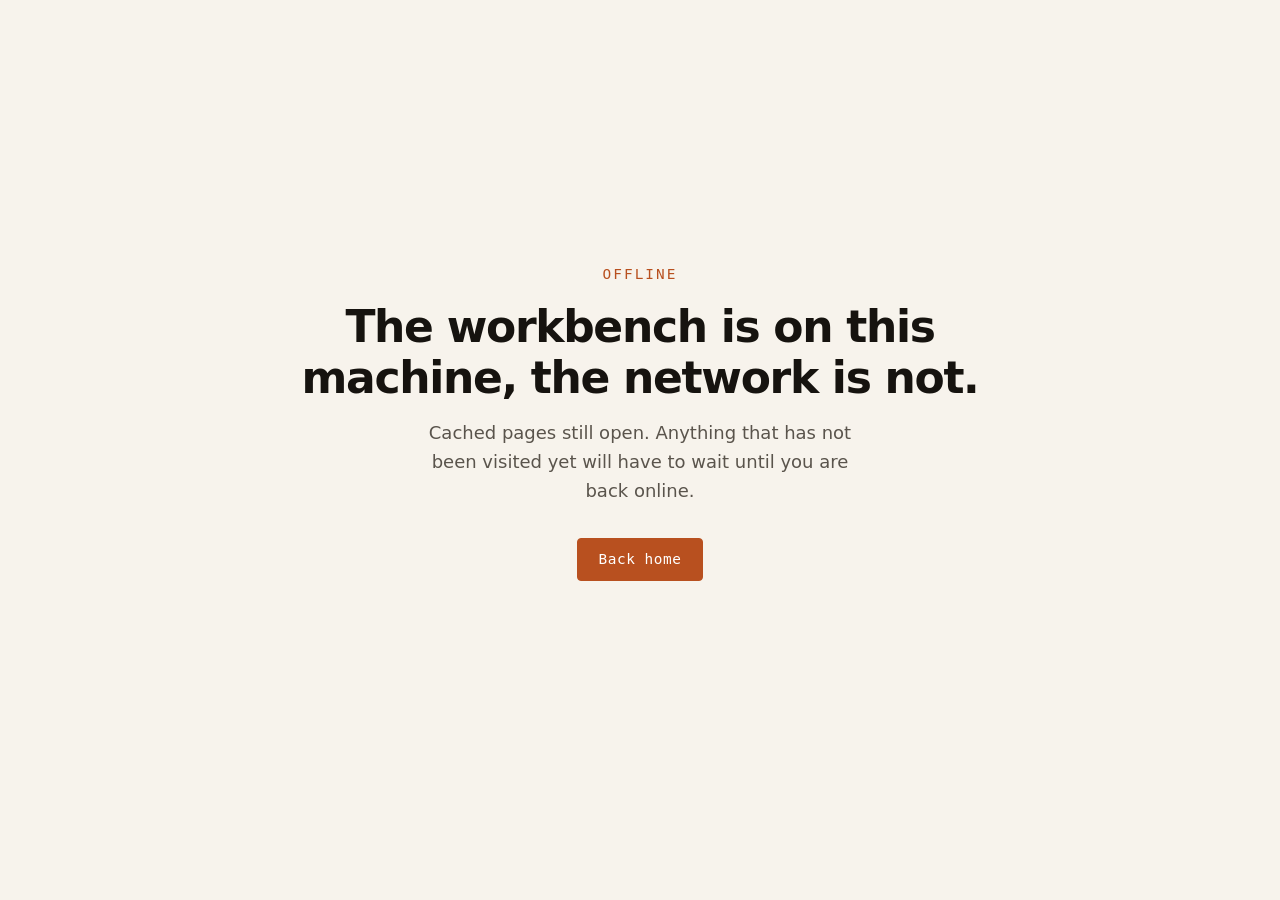
<file: offline.html>
<!DOCTYPE html>
<html lang="en" data-theme="dark">
<head>
  <meta charset="utf-8">
  <meta name="viewport" content="width=device-width, initial-scale=1">
  <title>Offline — Devarsh Bagla</title>
  <meta name="robots" content="noindex">
  <meta name="theme-color" content="#0B0A09">
  <link rel="icon" href="assets/favicon.svg" type="image/svg+xml">
  <link rel="stylesheet" href="css/tokens.css">
  <link rel="stylesheet" href="css/base.css">
  <link rel="stylesheet" href="css/layout.css">
  <link rel="stylesheet" href="css/components.css">
  <link rel="stylesheet" href="css/sections.css">
  <script>
    (function () {
      try {
        var stored = localStorage.getItem("theme");
        var theme = (stored === "light" || stored === "dark")
          ? stored
          : (window.matchMedia("(prefers-color-scheme: light)").matches ? "light" : "dark");
        document.documentElement.setAttribute("data-theme", theme);
      } catch (e) {
        document.documentElement.setAttribute("data-theme", "dark");
      }
    })();
  </script>
  <style>
    .offline {
      min-height: calc(100svh - var(--header-h));
      display: grid;
      place-items: center;
      padding: var(--space-10) var(--gutter);
      text-align: center;
    }
    .offline__code {
      margin: 0 0 var(--space-4);
      font-family: var(--font-mono);
      font-size: var(--step--1);
      letter-spacing: 0.14em;
      text-transform: uppercase;
      color: var(--accent);
    }
    .offline__title {
      margin: 0 0 var(--space-4);
      font-family: var(--font-display);
      font-size: var(--step-4);
      font-weight: 700;
      letter-spacing: -0.03em;
      color: var(--ink);
    }
    .offline__body {
      margin: 0 auto var(--space-7);
      max-width: 40ch;
      color: var(--ink-muted);
      line-height: 1.6;
    }
  </style>
</head>
<body>
  <main class="offline">
    <div>
      <p class="offline__code">OFFLINE</p>
      <h1 class="offline__title">The workbench is on this machine, the network is not.</h1>
      <p class="offline__body">
        Cached pages still open. Anything that has not been visited yet will
        have to wait until you are back online.
      </p>
      <a class="btn btn--primary" href="./">Back home</a>
    </div>
  </main>
</body>
</html>
</file>
<file: css/tokens.css>
/* Design tokens — workbench / lab instrumentation palette */

:root,
[data-theme="dark"] {
  color-scheme: dark;

  --bg: #0b0a09;
  --surface: #141210;
  --surface-2: #1c1916;
  --ink: #ede7dc;
  --ink-muted: #b0a89e;
  --line: #2a2622;
  --accent: #e2703a;
  --accent-dim: #8a4423;
  --cool: #7fa8c9;
  --ok: #6fbf95;
  --warn: #d9a441;
}

[data-theme="light"] {
  color-scheme: light;

  --bg: #f7f3ec;
  --surface: #ffffff;
  --surface-2: #f0ebe3;
  --ink: #16130f;
  --ink-muted: #5a544c;
  --line: #ddd6c9;
  --accent: #b8501f;
  --accent-dim: #8a4423;
  --cool: #4a7a9b;
  --ok: #3d8a62;
  --warn: #a87a20;
}

:root {
  /* Type — fluid scale via clamp */
  --step--1: clamp(0.8rem, 0.74rem + 0.25vw, 0.9rem);
  --step-0: clamp(1rem, 0.94rem + 0.28vw, 1.125rem);
  --step-1: clamp(1.2rem, 1.08rem + 0.55vw, 1.4rem);
  --step-2: clamp(1.44rem, 1.24rem + 0.9vw, 1.75rem);
  --step-3: clamp(1.73rem, 1.4rem + 1.4vw, 2.2rem);
  --step-4: clamp(2.07rem, 1.55rem + 2.2vw, 2.75rem);
  --step-5: clamp(2.49rem, 1.7rem + 3.3vw, 3.5rem);

  /* Spacing — 4px base */
  --space-1: 0.25rem;   /* 4 */
  --space-2: 0.5rem;    /* 8 */
  --space-3: 0.75rem;   /* 12 */
  --space-4: 1rem;      /* 16 */
  --space-5: 1.25rem;   /* 20 */
  --space-6: 1.5rem;    /* 24 */
  --space-7: 2rem;      /* 32 */
  --space-8: 2.5rem;    /* 40 */
  --space-9: 3rem;      /* 48 */
  --space-10: 4rem;     /* 64 */
  --space-11: 5rem;     /* 80 */
  --space-12: 6rem;     /* 96 */

  /* Radii */
  --radius-sm: 2px;
  --radius-md: 4px;
  --radius-lg: 8px;

  /* Shadows */
  --shadow-sm: 0 1px 2px color-mix(in srgb, #000 35%, transparent);
  --shadow-md: 0 4px 16px color-mix(in srgb, #000 40%, transparent);
  --shadow-lg: 0 12px 40px color-mix(in srgb, #000 50%, transparent);

  /* Motion */
  --ease-out: cubic-bezier(0.22, 1, 0.36, 1);
  --ease-spring: cubic-bezier(0.34, 1.4, 0.64, 1);

  /* Fonts */
  --font-display: "Space Grotesk", system-ui, sans-serif;
  --font-body: "Inter", system-ui, sans-serif;
  --font-mono: "JetBrains Mono", ui-monospace, monospace;

  /* Layout */
  --container-max: 1100px;
  --gutter: clamp(1.25rem, 4vw, 2.5rem);
  --header-h: 3.5rem;
}
</file>
<file: css/base.css>
/* Modern reset + sensible defaults */

*,
*::before,
*::after {
  box-sizing: border-box;
}

* {
  margin: 0;
}

html {
  -webkit-text-size-adjust: 100%;
  text-size-adjust: 100%;
  scroll-behavior: smooth;
}

body {
  min-height: 100vh;
  line-height: 1.6;
  font-family: var(--font-body);
  font-size: var(--step-0);
  font-weight: 400;
  color: var(--ink);
  background-color: var(--bg);
  -webkit-font-smoothing: antialiased;
  -moz-osx-font-smoothing: grayscale;
}

img,
picture,
video,
canvas,
svg {
  display: block;
  max-width: 100%;
}

input,
button,
textarea,
select {
  font: inherit;
  color: inherit;
}

button {
  background: none;
  border: none;
  cursor: pointer;
  padding: 0;
}

a {
  color: inherit;
  text-decoration-thickness: 1px;
  text-underline-offset: 0.18em;
}

h1,
h2,
h3,
h4,
h5,
h6 {
  font-family: var(--font-display);
  font-weight: 700;
  line-height: 1.15;
  letter-spacing: -0.02em;
  text-wrap: balance;
}

p {
  text-wrap: pretty;
}

ul,
ol {
  list-style: none;
  padding: 0;
}

:focus {
  outline: none;
}

:focus-visible {
  outline: 2px solid var(--accent);
  outline-offset: 3px;
}

::selection {
  background: color-mix(in srgb, var(--accent) 55%, transparent);
  color: var(--ink);
}

@media (prefers-reduced-motion: reduce) {
  *,
  *::before,
  *::after {
    animation-duration: 0.01ms !important;
    animation-iteration-count: 1 !important;
    transition-duration: 0.01ms !important;
    scroll-behavior: auto !important;
  }
}
</file>
<file: css/layout.css>
/* Layout — workbench surface + container */

.skip-link {
  position: absolute;
  top: var(--space-3);
  left: var(--space-3);
  z-index: 1000;
  padding: var(--space-2) var(--space-4);
  background: var(--surface);
  color: var(--ink);
  border: 1px solid var(--line);
  border-radius: var(--radius-md);
  font-family: var(--font-mono);
  font-size: var(--step--1);
  transform: translateY(-160%);
  transition: transform 200ms var(--ease-out);
}

.skip-link:focus {
  transform: translateY(0);
}

/* Fixed 1px dot grid at 32px — workbench surface.
   A single-dot radial gradient on a 32px tile reads as a field,
   not as a repeating pattern of tiles. */
body::before {
  content: "";
  position: fixed;
  inset: 0;
  z-index: -1;
  pointer-events: none;
  background-color: var(--bg);
  background-image: radial-gradient(
    circle at center,
    color-mix(in srgb, var(--line) 55%, transparent) 0.6px,
    transparent 0.7px
  );
  background-size: 32px 32px;
  background-repeat: repeat;
  background-position: 0 0;
}

.site {
  display: flex;
  flex-direction: column;
  min-height: 100vh;
}

.container {
  width: min(100% - (var(--gutter) * 2), var(--container-max));
  margin-inline: auto;
}

main {
  flex: 1;
}

/* Empty section placeholders keep landmark structure ready */
main > section {
  min-height: 0;
  scroll-margin-top: calc(var(--header-h) + var(--space-4));
}

.site-footer {
  margin-top: auto;
  padding-block: var(--space-8);
  border-top: 1px solid var(--line);
  font-family: var(--font-mono);
  font-size: var(--step--1);
  color: var(--ink-muted);
}

.site-footer__row {
  display: flex;
  flex-wrap: wrap;
  align-items: baseline;
  justify-content: space-between;
  gap: var(--space-4);
}

.site-footer__links {
  display: flex;
  flex-wrap: wrap;
  gap: var(--space-2) var(--space-4);
}

.site-footer__links a {
  color: var(--ink-muted);
  text-decoration: none;
  border-bottom: 1px solid transparent;
  transition: color 180ms var(--ease-out), border-color 180ms var(--ease-out);
}

.site-footer__links a:hover {
  color: var(--accent);
  border-bottom-color: var(--accent-dim);
}

.site-footer__note {
  margin-top: var(--space-4);
  color: var(--ink-muted);
}

.site-footer__note a {
  color: var(--ink);
  text-decoration: none;
  border-bottom: 1px solid var(--line);
}

.site-footer__note a:hover {
  border-bottom-color: var(--accent);
  color: var(--accent);
}
</file>
<file: css/components.css>
/* Components — header, nav, theme toggle, mobile overlay */

.site-header {
  position: sticky;
  top: 0;
  z-index: 100;
  height: var(--header-h);
  border-bottom: 1px solid transparent;
  background: color-mix(in srgb, var(--bg) 72%, transparent);
  transition:
    border-color 220ms var(--ease-out),
    background-color 220ms var(--ease-out),
    backdrop-filter 220ms var(--ease-out),
    -webkit-backdrop-filter 220ms var(--ease-out);
}

.site-header.is-scrolled {
  border-bottom-color: var(--line);
  background: color-mix(in srgb, var(--bg) 78%, transparent);
  backdrop-filter: blur(12px) saturate(1.2);
  -webkit-backdrop-filter: blur(12px) saturate(1.2);
}

.site-header__inner {
  display: flex;
  align-items: center;
  justify-content: space-between;
  gap: var(--space-4);
  height: var(--header-h);
}

.site-logo {
  font-family: var(--font-mono);
  font-size: var(--step--1);
  font-weight: 500;
  letter-spacing: 0.14em;
  text-transform: uppercase;
  text-decoration: none;
  color: var(--ink);
  white-space: nowrap;
}

.site-logo:hover {
  color: var(--accent);
}

.site-header__actions {
  display: flex;
  align-items: center;
  gap: var(--space-2);
}

.site-nav {
  display: flex;
  align-items: center;
}

.site-nav__list {
  display: flex;
  align-items: center;
  gap: var(--space-1);
}

.site-nav__link {
  display: inline-flex;
  align-items: center;
  padding: var(--space-2) 0.45rem;
  font-family: var(--font-mono);
  font-size: var(--step--1);
  font-weight: 400;
  letter-spacing: 0.03em;
  text-decoration: none;
  color: var(--ink-muted);
  border-radius: var(--radius-md);
  white-space: nowrap;
  transition: color 180ms var(--ease-out), background-color 180ms var(--ease-out);
}

.site-nav__link:hover {
  color: var(--ink);
  background: color-mix(in srgb, var(--surface-2) 80%, transparent);
}

@media (max-width: 1280px) {
  .site-nav__link {
    padding-inline: var(--space-2);
  }
}

.icon-btn {
  display: inline-flex;
  align-items: center;
  justify-content: center;
  width: 2.25rem;
  height: 2.25rem;
  border: 1px solid var(--line);
  border-radius: var(--radius-md);
  background: var(--surface);
  color: var(--ink);
  transition:
    color 180ms var(--ease-out),
    border-color 180ms var(--ease-out),
    background-color 180ms var(--ease-out),
    transform 220ms var(--ease-spring);
}

.icon-btn:hover {
  color: var(--accent);
  border-color: var(--accent-dim);
}

.icon-btn:active {
  transform: scale(0.94);
}

.icon-btn svg {
  width: 1.05rem;
  height: 1.05rem;
}

.theme-toggle .icon-sun {
  display: none;
}

[data-theme="light"] .theme-toggle .icon-moon {
  display: none;
}

[data-theme="light"] .theme-toggle .icon-sun {
  display: block;
}

.nav-toggle {
  display: none;
}

.nav-toggle__bar {
  display: block;
  width: 1rem;
  height: 1.5px;
  background: currentColor;
  border-radius: 1px;
  transition:
    transform 220ms var(--ease-out),
    opacity 180ms var(--ease-out);
}

.nav-toggle__bar + .nav-toggle__bar {
  margin-top: 4px;
}

body.nav-open {
  overflow: hidden;
}

body.nav-open .nav-toggle__bar:nth-child(1) {
  transform: translateY(5.5px) rotate(45deg);
}

body.nav-open .nav-toggle__bar:nth-child(2) {
  opacity: 0;
}

body.nav-open .nav-toggle__bar:nth-child(3) {
  transform: translateY(-5.5px) rotate(-45deg);
}

@media (max-width: 768px) {
  .nav-toggle {
    display: inline-flex;
    flex-direction: column;
  }

  .site-nav {
    position: fixed;
    inset: 0;
    z-index: 90;
    display: flex;
    flex-direction: column;
    justify-content: center;
    padding: calc(var(--header-h) + var(--space-8)) var(--gutter) var(--space-8);
    background: color-mix(in srgb, var(--bg) 96%, transparent);
    backdrop-filter: blur(16px) saturate(1.15);
    -webkit-backdrop-filter: blur(16px) saturate(1.15);
    opacity: 0;
    visibility: hidden;
    pointer-events: none;
    overflow-y: auto;
    transition:
      opacity 220ms var(--ease-out),
      visibility 220ms var(--ease-out);
  }

  body.nav-open .site-nav {
    opacity: 1;
    visibility: visible;
    pointer-events: auto;
  }

  .site-nav__list {
    flex-direction: column;
    align-items: flex-start;
    justify-content: center;
    gap: var(--space-3);
    width: 100%;
    margin-block: auto;
  }

  .site-nav__link {
    font-size: var(--step-2);
    font-family: var(--font-display);
    font-weight: 500;
    letter-spacing: -0.01em;
    padding: var(--space-3) var(--space-2);
    color: var(--ink);
  }
}
</file>
<file: css/sections.css>
/* Sections — hero, about, buttons, reveal, scroll progress */

/* —— Scroll progress —— */
.scroll-progress {
  position: fixed;
  top: 0;
  left: 0;
  z-index: 200;
  height: 2px;
  width: 100%;
  margin: 0;
  border: none;
  appearance: none;
  background: transparent;
  pointer-events: none;
}

.scroll-progress::-webkit-progress-bar {
  background: transparent;
}

.scroll-progress::-webkit-progress-value {
  background: var(--accent);
}

.scroll-progress::-moz-progress-bar {
  background: var(--accent);
}

/* —— Buttons —— */
.btn {
  display: inline-flex;
  align-items: center;
  justify-content: center;
  gap: var(--space-2);
  padding: var(--space-3) var(--space-5);
  border-radius: var(--radius-md);
  font-family: var(--font-mono);
  font-size: var(--step--1);
  font-weight: 500;
  letter-spacing: 0.04em;
  text-decoration: none;
  line-height: 1.2;
  transition:
    color 180ms var(--ease-out),
    background-color 180ms var(--ease-out),
    border-color 180ms var(--ease-out),
    transform 220ms var(--ease-spring);
}

.btn:active {
  transform: scale(0.98);
}

.btn--primary {
  background: var(--accent);
  color: #0b0a09;
  border: 1px solid var(--accent);
}

[data-theme="light"] .btn--primary {
  color: #ffffff;
}

.btn--primary:hover {
  background: color-mix(in srgb, var(--accent) 88%, white);
  border-color: color-mix(in srgb, var(--accent) 88%, white);
}

.btn--ghost {
  background: transparent;
  color: var(--ink);
  border: 1px solid var(--line);
}

.btn--ghost:hover {
  border-color: var(--accent-dim);
  color: var(--accent);
}

/* —— Reveal —— */
[data-reveal] {
  opacity: 0;
  transform: translateY(16px);
  transition:
    opacity 600ms var(--ease-out),
    transform 600ms var(--ease-out);
  transition-delay: calc(var(--reveal-i, 0) * 60ms);
}

[data-reveal].is-revealed {
  opacity: 1;
  transform: translateY(0);
}

@media (prefers-reduced-motion: reduce) {
  [data-reveal] {
    opacity: 1;
    transform: none;
    transition: none;
  }
}

/* file:// with ES modules blocked — nothing will ever add .is-revealed. */
.no-js-modules [data-reveal] {
  opacity: 1;
  transform: none;
  transition: none;
}

.no-js-modules .palette-hint,
.no-js-modules .scroll-progress {
  display: none;
}

/* —— Section chrome —— */
.section {
  padding-block: var(--space-11);
}

.section__label {
  margin-bottom: var(--space-6);
  font-family: var(--font-mono);
  font-size: var(--step--1);
  font-weight: 500;
  letter-spacing: 0.12em;
  text-transform: uppercase;
  color: var(--ink-muted);
}

/* —— Hero —— */
.hero {
  position: relative;
  display: flex;
  align-items: center;
  min-height: calc(100svh - var(--header-h));
  padding-block: var(--space-9) var(--space-10);
  overflow: clip;
}

.hero__grid {
  display: grid;
  grid-template-columns: minmax(0, 1.05fr) minmax(0, 0.95fr);
  gap: var(--space-8);
  align-items: center;
}

.hero__content {
  position: relative;
  z-index: 1;
  max-width: 36rem;
}

.hero__eyebrow {
  margin-bottom: var(--space-4);
  font-family: var(--font-mono);
  font-size: var(--step--1);
  font-weight: 500;
  letter-spacing: 0.14em;
  text-transform: uppercase;
  color: var(--accent);
}

.hero__title {
  margin-bottom: var(--space-5);
  font-family: var(--font-display);
  font-size: var(--step-5);
  font-weight: 700;
  line-height: 1.05;
  letter-spacing: -0.03em;
  color: var(--ink);
  text-wrap: balance;
}

.hero__lead {
  margin-bottom: var(--space-7);
  max-width: 52ch;
  font-size: var(--step-1);
  line-height: 1.55;
  color: var(--ink-muted);
}

.hero__actions {
  display: flex;
  flex-wrap: wrap;
  gap: var(--space-3);
  margin-bottom: var(--space-8);
}

.hero__stats {
  display: grid;
  grid-template-columns: repeat(4, minmax(0, 1fr));
  gap: 0;
  padding-top: var(--space-6);
  border-top: 1px solid var(--line);
  font-family: var(--font-mono);
}

.hero__stat {
  display: flex;
  flex-direction: column;
  gap: var(--space-1);
  padding-inline: var(--space-3);
  min-width: 0;
}

.hero__stat:first-child {
  padding-left: 0;
}

.hero__stat + .hero__stat {
  border-left: 1px solid var(--line);
}

.hero__stat-value {
  font-size: var(--step-1);
  font-weight: 500;
  color: var(--ink);
  letter-spacing: -0.01em;
}

.hero__stat-label {
  font-size: 0.62rem;
  letter-spacing: 0.08em;
  text-transform: uppercase;
  color: var(--ink-muted);
  line-height: 1.35;
  text-wrap: balance;
}

@media (max-width: 900px) {
  .hero__grid {
    grid-template-columns: 1fr;
    gap: var(--space-6);
  }

  .hero__content {
    max-width: none;
  }

  .hero__stats {
    grid-template-columns: repeat(2, minmax(0, 1fr));
  }

  .hero__stat {
    padding: var(--space-3) var(--space-4) var(--space-3) 0;
  }

  .hero__stat:nth-child(2n + 1) {
    padding-left: 0;
  }

  .hero__stat:nth-child(2n) {
    border-left: 1px solid var(--line);
    padding-left: var(--space-4);
  }

  .hero__stat:nth-child(n + 3) {
    border-top: 1px solid var(--line);
  }
}

@media (max-width: 520px) {
  .hero__stats {
    grid-template-columns: 1fr;
  }

  .hero__stat {
    border-left: none !important;
    padding-inline: 0 !important;
    padding-block: var(--space-3);
  }

  .hero__stat + .hero__stat {
    border-top: 1px solid var(--line);
  }
}

/* —— About —— */
.about__grid {
  display: grid;
  grid-template-columns: minmax(0, 1.4fr) minmax(0, 0.8fr);
  gap: var(--space-9);
  align-items: start;
}

.about__prose {
  display: flex;
  flex-direction: column;
  gap: var(--space-5);
  max-width: 62ch;
  font-size: var(--step-0);
  line-height: 1.7;
  color: var(--ink-muted);
}

.about__prose p {
  color: var(--ink-muted);
}

.about__prose a {
  color: var(--ink);
  text-decoration: none;
  border-bottom: 1px solid var(--line);
  transition: color 180ms var(--ease-out), border-color 180ms var(--ease-out);
}

.about__prose a:hover {
  color: var(--accent);
  border-bottom-color: var(--accent);
}

.about__aside {
  position: sticky;
  top: calc(var(--header-h) + var(--space-4));
}

.about__dl {
  margin: 0;
  border-top: 1px solid var(--line);
}

.about__dl > div {
  display: grid;
  grid-template-columns: 7.5rem 1fr;
  gap: var(--space-3);
  padding-block: var(--space-3);
  border-bottom: 1px solid var(--line);
  font-family: var(--font-mono);
  font-size: var(--step--1);
}

.about__dl dt {
  letter-spacing: 0.1em;
  text-transform: uppercase;
  color: var(--ink-muted);
}

.about__dl dd {
  margin: 0;
  color: var(--ink);
}

.about__dl a {
  color: var(--ink);
  text-decoration: none;
  border-bottom: 1px solid var(--line);
}

.about__dl a:hover {
  color: var(--accent);
  border-bottom-color: var(--accent);
}

.about__dl a + a::before {
  content: ", ";
  color: var(--ink-muted);
  border: none;
}

@media (max-width: 900px) {
  .about__grid {
    grid-template-columns: 1fr;
    gap: var(--space-8);
  }

  .about__aside {
    position: static;
  }
}

/* —— Now —— */
.now__updated {
  display: flex;
  align-items: baseline;
  gap: var(--space-3);
  margin: calc(var(--space-6) * -1) 0 var(--space-6);
  font-family: var(--font-mono);
  font-size: 0.62rem;
  letter-spacing: 0.12em;
  color: var(--ink-muted);
}

.now__updated-key {
  color: var(--accent);
}

.now__prose {
  max-width: 62ch;
  font-size: var(--step-0);
  line-height: 1.7;
  color: var(--ink-muted);
}

/* —— Stack —— */
.stack__lede {
  max-width: 48ch;
  margin: 0 0 var(--space-7);
  color: var(--ink-muted);
  line-height: 1.65;
}

.stack__groups {
  display: grid;
  gap: var(--space-7);
}

.stack__group-title {
  margin: 0 0 var(--space-3);
  font-family: var(--font-mono);
  font-size: 0.62rem;
  font-weight: 500;
  letter-spacing: 0.14em;
  color: var(--ink-muted);
}

.stack__chips {
  display: flex;
  flex-wrap: wrap;
  gap: var(--space-2);
}

.stack__chips li {
  position: relative;
  padding: 0.35rem 0.6rem;
  border: 1px solid var(--line);
  border-radius: var(--radius-sm);
  background: var(--surface);
  font-family: var(--font-mono);
  font-size: 0.68rem;
  letter-spacing: 0.06em;
  color: var(--ink);
  cursor: default;
}

.stack__chips li:hover,
.stack__chips li:focus-visible {
  border-color: var(--accent-dim);
  color: var(--accent);
}

.stack__chips em {
  position: absolute;
  left: 0;
  bottom: calc(100% + 0.4rem);
  z-index: 3;
  width: max-content;
  max-width: min(22rem, 70vw);
  padding: 0.35rem 0.55rem;
  border: 1px solid var(--line);
  border-radius: var(--radius-sm);
  background: var(--surface-2);
  color: var(--ink);
  font-style: normal;
  font-size: 0.62rem;
  letter-spacing: 0.04em;
  line-height: 1.45;
  box-shadow: var(--shadow-md);
  opacity: 0;
  pointer-events: none;
  transform: translateY(4px);
  transition:
    opacity 160ms var(--ease-out),
    transform 200ms var(--ease-out);
}

.stack__chips li:hover em,
.stack__chips li:focus-visible em {
  opacity: 1;
  transform: none;
}

@media (prefers-reduced-motion: reduce) {
  .stack__chips em {
    transition: none;
  }
}

/* —— Work —— */
.work__list {
  display: flex;
  flex-direction: column;
  gap: var(--space-6);
}

.work-card {
  position: relative;
  padding: var(--space-6) var(--space-6) var(--space-6) var(--space-7);
  background: var(--surface);
  border: 1px solid var(--line);
  border-radius: var(--radius-md);
  outline: none;
  transition:
    transform 220ms var(--ease-out),
    border-color 220ms var(--ease-out),
    box-shadow 220ms var(--ease-out);
}

.work-card::before {
  content: "";
  position: absolute;
  top: var(--space-5);
  bottom: var(--space-5);
  left: 0;
  width: 2px;
  background: var(--accent);
  border-radius: 1px;
}

.work-card:hover,
.work-card:focus,
.work-card:focus-within {
  transform: translateY(-2px);
  border-color: var(--accent-dim);
  box-shadow: 0 0 0 1px color-mix(in srgb, var(--accent) 18%, transparent),
    0 8px 28px color-mix(in srgb, var(--accent) 10%, transparent);
}

.work-card__role {
  margin: 0 0 var(--space-1);
  font-family: var(--font-display);
  font-size: var(--step-2);
  font-weight: 700;
  letter-spacing: -0.02em;
  color: var(--ink);
}

.work-card__org {
  margin: 0 0 var(--space-2);
  color: var(--ink);
  font-size: var(--step-0);
}

.work-card__meta {
  margin: 0 0 var(--space-4);
  font-family: var(--font-mono);
  font-size: var(--step--1);
  letter-spacing: 0.08em;
  text-transform: uppercase;
  color: var(--ink-muted);
}

.work-card__body {
  margin: 0 0 var(--space-4);
  max-width: 68ch;
  color: var(--ink-muted);
  line-height: 1.65;
}

.work-card__link {
  font-family: var(--font-mono);
  font-size: var(--step--1);
  color: var(--accent);
  text-decoration: none;
  border-bottom: 1px solid color-mix(in srgb, var(--accent) 40%, transparent);
}

.work-card__link:hover {
  border-bottom-color: var(--accent);
}

/* —— Projects —— */
.projects__grid {
  display: grid;
  grid-template-columns: repeat(2, minmax(0, 1fr));
  gap: var(--space-5);
}

.project-card {
  display: flex;
  flex-direction: column;
  gap: var(--space-3);
  padding: var(--space-5);
  background: var(--surface);
  border: 1px solid var(--line);
  border-radius: var(--radius-md);
  outline: none;
  transition:
    transform 220ms var(--ease-out),
    border-color 220ms var(--ease-out),
    box-shadow 220ms var(--ease-out);
}

.project-card:hover,
.project-card:focus,
.project-card:focus-within {
  transform: translateY(-2px);
  border-color: var(--accent-dim);
  box-shadow: 0 0 0 1px color-mix(in srgb, var(--accent) 18%, transparent),
    0 8px 28px color-mix(in srgb, var(--accent) 10%, transparent);
}

.project-card__top {
  display: flex;
  align-items: flex-start;
  justify-content: space-between;
  gap: var(--space-3);
}

.project-card__title {
  margin: 0;
  font-family: var(--font-display);
  font-size: var(--step-1);
  font-weight: 700;
  letter-spacing: -0.02em;
  color: var(--ink);
}

.status {
  flex-shrink: 0;
  padding: 0.15rem 0.45rem;
  border: 1px solid currentColor;
  border-radius: var(--radius-sm);
  font-family: var(--font-mono);
  font-size: 0.62rem;
  font-weight: 500;
  letter-spacing: 0.1em;
  text-transform: uppercase;
  line-height: 1.4;
}

.status--shipped {
  color: var(--ok);
}

.status--prototype {
  color: var(--warn);
}

.status--dev {
  color: var(--ink-muted);
}

.status--contrib {
  color: var(--cool);
}

.project-card__tags {
  display: flex;
  flex-wrap: wrap;
  gap: var(--space-2);
  margin: 0;
  padding: 0;
  list-style: none;
}

.project-card__tags li {
  font-family: var(--font-mono);
  font-size: 0.65rem;
  letter-spacing: 0.06em;
  text-transform: uppercase;
  color: var(--ink-muted);
}

.project-card__tags li:not(:last-child)::after {
  content: "·";
  margin-left: var(--space-2);
  color: var(--line);
}

.project-card__body {
  margin: 0;
  color: var(--ink-muted);
  font-size: var(--step-0);
  line-height: 1.6;
  flex: 1;
}

.project-card__link {
  align-self: flex-start;
  font-family: var(--font-mono);
  font-size: var(--step--1);
  color: var(--accent);
  text-decoration: none;
  border-bottom: 1px solid color-mix(in srgb, var(--accent) 40%, transparent);
}

.project-card__link:hover {
  border-bottom-color: var(--accent);
}

/* —— DeskPulse demo —— */
.deskpulse {
  margin-top: var(--space-2);
  padding-top: var(--space-4);
  border-top: 1px solid var(--line);
  display: flex;
  flex-direction: column;
  gap: var(--space-3);
}

.deskpulse__controls {
  display: flex;
  align-items: center;
  gap: var(--space-2);
}

.deskpulse__play {
  min-height: 2.5rem;
}

.deskpulse__icon {
  width: 1.1rem;
  height: 1.1rem;
}

.deskpulse__mute {
  width: 2.5rem;
  height: 2.5rem;
}

.deskpulse__mute svg {
  width: 1.1rem;
  height: 1.1rem;
}

.deskpulse__mute[aria-pressed="true"] .deskpulse__mute-on {
  display: none;
}

.deskpulse__mute[aria-pressed="true"] .deskpulse__mute-off {
  display: block;
}

.deskpulse__mute .deskpulse__mute-off {
  display: none;
}

.deskpulse__canvas {
  display: block;
  width: 100%;
  height: 68px;
  border: 1px solid var(--line);
  border-radius: var(--radius-sm);
  background: color-mix(in srgb, var(--bg) 70%, transparent);
}

.deskpulse__note,
.deskpulse__warn {
  margin: 0;
  font-family: var(--font-mono);
  font-size: 0.65rem;
  letter-spacing: 0.04em;
  color: var(--ink-muted);
  line-height: 1.45;
}

.deskpulse__warn {
  display: flex;
  align-items: baseline;
  gap: var(--space-2);
  color: var(--warn);
  letter-spacing: 0.06em;
  text-transform: uppercase;
}

.deskpulse__warn::before {
  content: "!";
  flex-shrink: 0;
  width: 1rem;
  height: 1rem;
  display: grid;
  place-items: center;
  border: 1px solid currentColor;
  border-radius: 50%;
  font-size: 0.6rem;
  line-height: 1;
}

.deskpulse__note.is-error {
  color: var(--warn);
}

@media (max-width: 768px) {
  .projects__grid {
    grid-template-columns: 1fr;
  }
}

@media (prefers-reduced-motion: reduce) {
  .work-card,
  .project-card {
    transition: border-color 180ms var(--ease-out), box-shadow 180ms var(--ease-out);
  }

  .work-card:hover,
  .work-card:focus,
  .work-card:focus-within,
  .project-card:hover,
  .project-card:focus,
  .project-card:focus-within {
    transform: none;
  }
}

/* —— Research —— */
.research-paper {
  max-width: 52rem;
}

.research-paper__title {
  margin: 0 0 var(--space-4);
  font-family: var(--font-display);
  font-size: var(--step-3);
  font-weight: 700;
  letter-spacing: -0.02em;
  line-height: 1.2;
  color: var(--ink);
  text-wrap: balance;
}

.research-paper__byline,
.research-paper__pub {
  margin: 0;
  font-family: var(--font-mono);
  font-size: var(--step--1);
  letter-spacing: 0.06em;
  text-transform: uppercase;
}

.research-paper__byline {
  color: var(--ink);
}

.research-paper__pub {
  margin-top: var(--space-2);
  color: var(--ink-muted);
}

.research-paper__actions {
  display: flex;
  flex-wrap: wrap;
  gap: var(--space-3);
  margin-top: var(--space-5);
}

.research-paper__abstract {
  margin: var(--space-7) 0 0;
  max-width: 68ch;
  color: var(--ink-muted);
  line-height: 1.7;
}

.research-chart {
  margin-top: var(--space-7);
}

.research-chart__legend {
  display: flex;
  flex-wrap: wrap;
  gap: var(--space-4);
  margin-bottom: var(--space-4);
}

.research-chart__swatch {
  display: inline-flex;
  align-items: center;
  gap: var(--space-2);
  font-family: var(--font-mono);
  font-size: 0.68rem;
  letter-spacing: 0.04em;
  color: var(--ink-muted);
}

.research-chart__swatch::before {
  content: "";
  width: 0.7rem;
  height: 0.7rem;
  border-radius: 1px;
  background: currentColor;
}

.research-chart__swatch--lr {
  color: var(--ink-muted);
}

.research-chart__swatch--rf {
  color: var(--cool);
}

.research-chart__swatch--dnn {
  color: var(--accent);
}

.research-chart__frame {
  position: relative;
  padding: var(--space-4);
  border: 1px solid var(--line);
  border-radius: var(--radius-md);
  background: color-mix(in srgb, var(--surface) 88%, transparent);
}

.research-chart__svg-host {
  width: 100%;
  min-height: 280px;
}

.research-chart__svg {
  display: block;
  width: 100%;
  height: auto;
  overflow: visible;
}

.research-chart__grid {
  stroke: var(--line);
  stroke-width: 1;
  stroke-dasharray: 2 3;
}

.research-chart__tick,
.research-chart__metric {
  fill: var(--ink-muted);
  font-family: var(--font-mono);
  font-size: 10px;
  letter-spacing: 0.02em;
}

.research-chart__bar {
  cursor: pointer;
  outline: none;
}

.research-chart__bar:focus-visible {
  outline: 2px solid var(--accent);
  outline-offset: 2px;
}

.research-chart__tooltip {
  position: absolute;
  top: 0;
  left: 0;
  z-index: 2;
  padding: 0.35rem 0.55rem;
  border: 1px solid var(--line);
  border-radius: var(--radius-sm);
  background: var(--surface-2);
  color: var(--ink);
  font-family: var(--font-mono);
  font-size: 0.68rem;
  letter-spacing: 0.03em;
  white-space: nowrap;
  pointer-events: none;
  box-shadow: var(--shadow-sm);
}

.research-chart__axis-note,
.research-chart__config {
  margin: var(--space-3) 0 0;
  font-family: var(--font-mono);
  font-size: 0.68rem;
  letter-spacing: 0.04em;
  color: var(--ink-muted);
  line-height: 1.5;
}

.research-chart__config {
  margin-top: var(--space-2);
  text-transform: uppercase;
}

.research-note {
  margin-top: var(--space-7);
  padding: var(--space-5);
  border: 1px solid var(--line);
  border-left: 2px solid var(--accent);
  border-radius: var(--radius-md);
  background: color-mix(in srgb, var(--surface) 70%, transparent);
}

.research-note__label {
  margin: 0 0 var(--space-2);
  font-family: var(--font-mono);
  font-size: var(--step--1);
  letter-spacing: 0.1em;
  text-transform: uppercase;
  color: var(--accent);
}

.research-note__body {
  margin: 0;
  max-width: 68ch;
  color: var(--ink-muted);
  line-height: 1.65;
}

/* —— Teaching timeline —— */
.timeline {
  position: relative;
  margin: 0;
  padding: 0;
  list-style: none;
}

.timeline::before {
  content: "";
  position: absolute;
  top: 0.35rem;
  bottom: 0.35rem;
  left: 50%;
  width: 1px;
  background: var(--line);
  transform: translateX(-50%);
}

.timeline__item {
  position: relative;
  display: grid;
  grid-template-columns: 1fr 1fr;
  gap: var(--space-7);
  margin-bottom: var(--space-8);
}

.timeline__item:last-child {
  margin-bottom: 0;
}

.timeline__node {
  position: absolute;
  top: 0.45rem;
  left: 50%;
  z-index: 1;
  width: 0.65rem;
  height: 0.65rem;
  border: 2px solid var(--accent);
  border-radius: 50%;
  background: var(--bg);
  transform: translateX(-50%);
}

.timeline__card {
  grid-column: 1;
  justify-self: end;
  width: min(100%, 28rem);
  padding: var(--space-5);
  border: 1px solid var(--line);
  border-radius: var(--radius-md);
  background: var(--surface);
}

.timeline__item:nth-child(even) .timeline__card {
  grid-column: 2;
  justify-self: start;
}

.timeline__when {
  margin: 0 0 var(--space-3);
  font-family: var(--font-mono);
  font-size: var(--step--1);
  letter-spacing: 0.08em;
  text-transform: uppercase;
  color: var(--accent);
}

.timeline__body {
  margin: 0;
  color: var(--ink-muted);
  line-height: 1.65;
}

.timeline__stat {
  display: inline-block;
  margin: var(--space-4) 0 0;
  padding: 0.2rem 0.5rem;
  border: 1px solid var(--line);
  border-radius: var(--radius-sm);
  font-family: var(--font-mono);
  font-size: 0.65rem;
  letter-spacing: 0.08em;
  text-transform: uppercase;
  color: var(--ink);
}

.timeline__link {
  display: inline-block;
  margin-top: var(--space-3);
  font-family: var(--font-mono);
  font-size: var(--step--1);
  color: var(--accent);
  text-decoration: none;
  border-bottom: 1px solid color-mix(in srgb, var(--accent) 40%, transparent);
}

.timeline__link:hover {
  border-bottom-color: var(--accent);
}

@media (max-width: 768px) {
  .timeline::before {
    left: 0.3rem;
    transform: none;
  }

  .timeline__item {
    display: block;
    padding-left: var(--space-6);
    margin-bottom: var(--space-6);
  }

  .timeline__node {
    left: 0;
    transform: none;
  }

  .timeline__card,
  .timeline__item:nth-child(even) .timeline__card {
    width: 100%;
    justify-self: stretch;
  }

  .research-chart__legend {
    gap: var(--space-3);
  }
}

/* —— Visually hidden —— */
.visually-hidden {
  position: absolute;
  width: 1px;
  height: 1px;
  padding: 0;
  margin: -1px;
  overflow: hidden;
  clip: rect(0, 0, 0, 0);
  white-space: nowrap;
  border: 0;
}

/* —— Off the clock —— */
.off-clock__grid {
  display: grid;
  grid-template-columns: 1fr 1fr;
  gap: var(--space-7) var(--space-8);
  margin-top: var(--space-5);
}

.off-clock__label {
  margin: 0 0 var(--space-3);
  font-family: var(--font-mono);
  font-size: 0.68rem;
  letter-spacing: 0.12em;
  color: var(--accent);
}

.off-clock__item p {
  margin: 0;
  max-width: 42ch;
  font-size: var(--step-0);
  line-height: 1.7;
  color: var(--ink-muted);
}

@media (max-width: 720px) {
  .off-clock__grid {
    grid-template-columns: 1fr;
    gap: var(--space-6);
  }
}

/* —— Before this —— */
.before__tabs {
  margin-top: var(--space-5);
  border: 1px solid var(--line);
  border-radius: var(--radius-md);
  background: color-mix(in srgb, var(--surface) 88%, transparent);
}

.before__tablist {
  display: flex;
  flex-wrap: wrap;
  gap: 0;
  border-bottom: 1px solid var(--line);
}

.before__tab {
  padding: var(--space-3) var(--space-5);
  border: 0;
  border-bottom: 2px solid transparent;
  background: transparent;
  color: var(--ink-muted);
  font-family: var(--font-mono);
  font-size: 0.63rem;
  letter-spacing: 0.1em;
  cursor: pointer;
  transition: color 180ms var(--ease-out), border-color 180ms var(--ease-out);
}

.before__tab:hover {
  color: var(--ink);
}

.before__tab.is-active {
  color: var(--accent);
  border-bottom-color: var(--accent);
}

.before__tab:focus-visible {
  outline: 2px solid var(--accent);
  outline-offset: -3px;
}

.before__panel {
  padding: var(--space-6);
}

.before__panel p {
  margin: 0 0 var(--space-4);
  max-width: 62ch;
  font-size: var(--step-0);
  line-height: 1.7;
  color: var(--ink-muted);
}

.before__meta {
  margin: var(--space-5) 0 0;
  padding-top: var(--space-4);
  border-top: 1px solid var(--line);
  font-family: var(--font-mono);
  font-size: 0.62rem;
  letter-spacing: 0.08em;
  line-height: 1.7;
  color: var(--accent);
}

/* —— Workbench —— */
.workbench__lede {
  max-width: 42rem;
  margin: 0 0 var(--space-7);
  font-size: var(--step-1);
  line-height: 1.55;
  color: var(--ink-muted);
}

.workbench__stage {
  width: min(100%, 36rem);
  margin-inline: auto;
  aspect-ratio: 1 / 1;
}

.workbench__svg-host {
  width: 100%;
  height: 100%;
}

.workbench__svg {
  display: block;
  width: 100%;
  height: 100%;
}

.workbench__arrow {
  stroke: var(--line);
  stroke-width: 1.5;
  stroke-dasharray: 6 8;
  stroke-linecap: round;
}

.workbench__pulse {
  fill: var(--accent);
}

.workbench__pulse-glow {
  fill: var(--accent);
  opacity: 0.18;
}

.workbench__svg.is-static .workbench__pulse,
.workbench__svg.is-static .workbench__pulse-glow {
  display: none;
}

.workbench__node {
  cursor: grab;
  outline: none;
}

.workbench__node.is-dragging {
  cursor: grabbing;
}

.workbench__svg.is-static .workbench__node {
  cursor: pointer;
}

.workbench__node-disk {
  fill: var(--surface);
  stroke: var(--line);
  stroke-width: 1.5;
  transition:
    fill 200ms var(--ease-out),
    stroke 200ms var(--ease-out),
    stroke-width 200ms var(--ease-out);
}

.workbench__node-label {
  fill: var(--ink);
  font-family: var(--font-mono);
  font-size: 11px;
  letter-spacing: 0.08em;
  pointer-events: none;
}

.workbench__node.is-active .workbench__node-disk {
  fill: color-mix(in srgb, var(--accent) 18%, var(--surface));
  stroke: var(--accent);
  stroke-width: 2;
}

.workbench__node.is-active .workbench__node-label {
  fill: var(--accent);
}

.workbench__svg.has-active .workbench__node.is-dimmed {
  opacity: 0.3;
}

.workbench__arrow.is-lit {
  stroke: var(--accent);
  stroke-width: 2;
  stroke-dasharray: none;
}

.workbench__svg.has-active .workbench__arrow:not(.is-lit) {
  opacity: 0.3;
}

.workbench__node:focus-visible .workbench__node-disk {
  stroke: var(--accent);
  stroke-width: 2;
}

.workbench__caption {
  min-height: 3.2em;
  margin: var(--space-5) auto 0;
  max-width: 40rem;
  text-align: center;
  font-family: var(--font-mono);
  font-size: var(--step--1);
  letter-spacing: 0.02em;
  line-height: 1.55;
  color: var(--ink-muted);
}

/* —— Workbench node detail —— */
.wb-detail {
  position: relative;
  max-width: 44rem;
  margin: var(--space-4) auto 0;
  padding: var(--space-5) var(--space-6);
  border: 1px solid var(--line);
  border-left: 2px solid var(--accent);
  border-radius: var(--radius-md);
  background: var(--surface);
}

.wb-detail[hidden] {
  display: none;
}

.wb-detail__title {
  margin: 0 0 var(--space-3);
  padding-right: var(--space-6);
  font-family: var(--font-mono);
  font-size: var(--step--1);
  font-weight: 500;
  letter-spacing: 0.14em;
  color: var(--accent);
  outline: none;
}

.wb-detail__title:focus-visible {
  outline: 2px solid var(--accent);
  outline-offset: 3px;
}

.wb-detail__body {
  margin: 0;
  max-width: 66ch;
  color: var(--ink-muted);
  line-height: 1.7;
}

.wb-detail__legend {
  margin: var(--space-5) 0 var(--space-2);
  font-family: var(--font-mono);
  font-size: 0.6rem;
  letter-spacing: 0.14em;
  text-transform: uppercase;
  color: var(--ink-muted);
}

.wb-detail__links {
  display: flex;
  flex-wrap: wrap;
  gap: var(--space-2);
  margin: 0;
  padding: 0;
  list-style: none;
}

.wb-detail__links a {
  display: inline-block;
  padding: 0.25rem 0.5rem;
  border: 1px solid var(--line);
  border-radius: var(--radius-sm);
  font-family: var(--font-mono);
  font-size: 0.62rem;
  letter-spacing: 0.06em;
  color: var(--ink);
  text-decoration: none;
  transition: color 160ms var(--ease-out), border-color 160ms var(--ease-out);
}

.wb-detail__links a:hover {
  color: var(--accent);
  border-color: var(--accent-dim);
}

.wb-detail__close {
  position: absolute;
  top: var(--space-3);
  right: var(--space-3);
  width: 1.75rem;
  height: 1.75rem;
  border: 1px solid var(--line);
  border-radius: var(--radius-sm);
  background: transparent;
  color: var(--ink-muted);
  font-size: 1rem;
  line-height: 1;
  cursor: pointer;
}

.wb-detail__close:hover {
  color: var(--accent);
  border-color: var(--accent-dim);
}

/* Cross-linked project cards land below the sticky header and flash once. */
.project-card {
  scroll-margin-top: calc(var(--header-h) + var(--space-6));
}

.project-card:target {
  border-color: var(--accent);
  box-shadow: 0 0 0 1px color-mix(in srgb, var(--accent) 35%, transparent);
}

/* —— Contact —— */
.contact__inner {
  max-width: 40rem;
}

.contact__title {
  margin: 0 0 var(--space-5);
  font-family: var(--font-display);
  font-size: var(--step-3);
  font-weight: 700;
  letter-spacing: -0.02em;
  line-height: 1.15;
  color: var(--ink);
  text-wrap: balance;
}

.contact__body {
  margin: 0 0 var(--space-7);
  color: var(--ink-muted);
  line-height: 1.65;
  max-width: 52ch;
}

.contact__email-row {
  display: flex;
  flex-wrap: wrap;
  align-items: center;
  gap: var(--space-3);
  margin-bottom: var(--space-8);
}

.contact__email {
  font-family: var(--font-mono);
  font-size: var(--step-1);
  color: var(--accent);
  text-decoration: none;
  border-bottom: 1px solid color-mix(in srgb, var(--accent) 40%, transparent);
}

.contact__email:hover {
  border-bottom-color: var(--accent);
}

.contact__copy.is-copied {
  color: var(--ok);
  border-color: color-mix(in srgb, var(--ok) 50%, transparent);
}

.contact__cards {
  display: grid;
  grid-template-columns: repeat(3, minmax(0, 1fr));
  gap: var(--space-4);
}

.contact-card {
  display: flex;
  flex-direction: column;
  gap: var(--space-2);
  padding: var(--space-5);
  border: 1px solid var(--line);
  border-radius: var(--radius-md);
  background: var(--surface);
  text-decoration: none;
  color: inherit;
  transition:
    transform 220ms var(--ease-out),
    border-color 220ms var(--ease-out),
    box-shadow 220ms var(--ease-out);
}

.contact-card:hover,
.contact-card:focus-visible {
  transform: translateY(-2px);
  border-color: var(--accent-dim);
  box-shadow: 0 0 0 1px color-mix(in srgb, var(--accent) 16%, transparent);
}

.contact-card__label {
  font-family: var(--font-display);
  font-size: var(--step-0);
  font-weight: 700;
  color: var(--ink);
}

.contact-card__meta {
  font-family: var(--font-mono);
  font-size: 0.68rem;
  letter-spacing: 0.06em;
  text-transform: uppercase;
  color: var(--ink-muted);
}

@media (max-width: 768px) {
  .contact__cards {
    grid-template-columns: 1fr;
  }
}

/* —— Command palette —— */
.palette-hint {
  position: fixed;
  right: var(--space-5);
  bottom: var(--space-5);
  z-index: 80;
  padding: 0.4rem 0.55rem;
  border: 1px solid var(--line);
  border-radius: var(--radius-md);
  background: var(--surface);
  color: var(--ink-muted);
  font-family: var(--font-mono);
  font-size: 0.72rem;
  letter-spacing: 0.04em;
  cursor: pointer;
  box-shadow: var(--shadow-md);
}

.palette-hint:hover {
  color: var(--accent);
  border-color: var(--accent-dim);
}

@media (max-width: 768px) {
  .palette-hint {
    display: none;
  }
}

.palette {
  position: fixed;
  inset: 0;
  z-index: 120;
  display: grid;
  place-items: start center;
  padding: 12vh var(--gutter) var(--space-6);
}

.palette[hidden] {
  display: none;
}

.palette__backdrop {
  position: absolute;
  inset: 0;
  background: color-mix(in srgb, var(--bg) 55%, transparent);
  backdrop-filter: blur(10px) saturate(1.1);
  -webkit-backdrop-filter: blur(10px) saturate(1.1);
}

.palette__panel {
  position: relative;
  z-index: 1;
  width: min(100%, 34rem);
  border: 1px solid var(--line);
  border-radius: var(--radius-lg);
  background: var(--surface);
  box-shadow: var(--shadow-lg);
  overflow: hidden;
}

.palette__input {
  width: 100%;
  padding: var(--space-4) var(--space-5);
  border: 0;
  border-bottom: 1px solid var(--line);
  background: transparent;
  color: var(--ink);
  font-family: var(--font-body);
  font-size: var(--step-0);
  outline: none;
}

.palette__input::placeholder {
  color: var(--ink-muted);
}

.palette__list {
  max-height: min(50vh, 22rem);
  overflow: auto;
  padding: var(--space-2);
}

.palette__group {
  margin: var(--space-3) var(--space-3) var(--space-1);
  font-family: var(--font-mono);
  font-size: 0.65rem;
  letter-spacing: 0.12em;
  text-transform: uppercase;
  color: var(--ink-muted);
}

.palette__item {
  display: block;
  width: 100%;
  padding: 0.65rem 0.75rem;
  border: 0;
  border-radius: var(--radius-md);
  background: transparent;
  color: var(--ink);
  text-align: left;
  font-family: var(--font-body);
  font-size: var(--step-0);
  cursor: pointer;
}

.palette__item.is-active,
.palette__item:hover {
  background: color-mix(in srgb, var(--accent) 14%, transparent);
  color: var(--ink);
}

.palette__empty {
  margin: var(--space-4);
  font-family: var(--font-mono);
  font-size: var(--step--1);
  color: var(--ink-muted);
}

body.palette-open,
body.terminal-open {
  overflow: hidden;
}

/* —— Terminal —— */
.terminal {
  position: fixed;
  inset: 0;
  z-index: 130;
  display: grid;
  place-items: center;
  padding: var(--space-6);
  background: color-mix(in srgb, var(--bg) 60%, transparent);
  backdrop-filter: blur(8px);
  -webkit-backdrop-filter: blur(8px);
}

.terminal[hidden] {
  display: none;
}

.terminal__panel {
  width: min(100%, 40rem);
  max-height: min(80vh, 32rem);
  display: flex;
  flex-direction: column;
  border: 1px solid var(--line);
  border-radius: var(--radius-lg);
  background: var(--surface);
  box-shadow: var(--shadow-lg);
  overflow: hidden;
}

.terminal__chrome {
  display: flex;
  align-items: center;
  justify-content: space-between;
  gap: var(--space-3);
  padding: var(--space-3) var(--space-4);
  border-bottom: 1px solid var(--line);
  background: var(--surface-2);
}

.terminal__title {
  font-family: var(--font-mono);
  font-size: var(--step--1);
  letter-spacing: 0.04em;
  color: var(--ink-muted);
  white-space: nowrap;
  overflow: hidden;
  text-overflow: ellipsis;
}

.terminal__hint {
  flex: 1;
  text-align: right;
  font-family: var(--font-mono);
  font-size: 0.58rem;
  letter-spacing: 0.1em;
  color: color-mix(in srgb, var(--ink-muted) 70%, transparent);
  white-space: nowrap;
  overflow: hidden;
}

@media (max-width: 560px) {
  .terminal__hint {
    display: none;
  }
}

.terminal__close {
  width: 2rem;
  height: 2rem;
  border: 1px solid var(--line);
  border-radius: var(--radius-md);
  background: transparent;
  color: var(--ink);
  font-size: 1.1rem;
  line-height: 1;
  cursor: pointer;
}

.terminal__close:hover {
  border-color: var(--accent-dim);
  color: var(--accent);
}

.terminal__screen {
  flex: 1;
  min-height: 12rem;
  overflow: auto;
  padding: var(--space-4);
  font-family: var(--font-mono);
  font-size: 0.82rem;
  line-height: 1.5;
  color: var(--ink);
}

.terminal__line {
  margin: 0;
  white-space: pre-wrap;
  word-break: break-word;
}

.terminal__line--blank {
  height: 0.85em;
}

.terminal__line--cmd {
  margin-top: 0.8rem;
}

.terminal__line--cmd:first-child {
  margin-top: 0;
}

.terminal__line--cmd {
  color: var(--accent);
}

.terminal__line--err {
  color: var(--warn);
}

.terminal__screen:focus-visible {
  outline: 2px solid var(--accent);
  outline-offset: -4px;
}

/* Blinking caret only while output is still being typed. */
.terminal.is-typing .terminal__line:last-child::after {
  content: "▌";
  margin-left: 1px;
  color: var(--accent);
  animation: terminal-caret 900ms steps(2, start) infinite;
}

@keyframes terminal-caret {
  50% {
    opacity: 0;
  }
}

@media (prefers-reduced-motion: reduce) {
  .terminal.is-typing .terminal__line:last-child::after {
    animation: none;
  }
}

.terminal__form {
  display: flex;
  align-items: center;
  gap: var(--space-2);
  padding: var(--space-3) var(--space-4);
  border-top: 1px solid var(--line);
  background: var(--surface-2);
}

.terminal__prompt {
  flex-shrink: 0;
  font-family: var(--font-mono);
  font-size: 0.78rem;
  color: var(--ok);
}

.terminal__input {
  flex: 1;
  min-width: 0;
  border: 0;
  background: transparent;
  color: var(--ink);
  font-family: var(--font-mono);
  font-size: 0.82rem;
  outline: none;
}

@media (prefers-reduced-motion: reduce) {
  .workbench__arrows.is-animated .workbench__arrow {
    animation: none;
  }

  .contact-card:hover,
  .contact-card:focus-visible {
    transform: none;
  }
}
</file>
<file: css/instrument.css>
/* Instruments — hero signal workbench, DeskPulse lab, churn predictor */

/* —— Hero signal workbench —— */
.scope {
  position: relative;
  z-index: 0;
  display: flex;
  flex-direction: column;
  gap: var(--space-2);
  width: 100%;
  min-width: 0;
}

.scope__frame {
  position: relative;
  width: 100%;
  aspect-ratio: 4 / 3;
  border: 1px solid var(--line);
  border-radius: var(--radius-md);
  background: color-mix(in srgb, var(--surface) 80%, transparent);
  overflow: hidden;
  isolation: isolate;
  cursor: crosshair;
  touch-action: none;
}

.scope__frame.is-dragging {
  cursor: ns-resize;
  border-color: var(--accent-dim);
}

.scope__frame:focus-visible {
  outline: 2px solid var(--accent);
  outline-offset: 2px;
}

.scope__layer {
  position: absolute;
  inset: 0;
  display: block;
  width: 100%;
  height: 100%;
}

.scope__grid {
  z-index: 0;
}

.scope__trace {
  z-index: 1;
}

.scope__readout {
  position: absolute;
  z-index: 2;
  left: var(--space-3);
  top: var(--space-3);
  margin: 0;
  padding: var(--space-1) var(--space-2);
  font-family: var(--font-mono);
  font-size: 0.63rem;
  font-variant-numeric: tabular-nums;
  letter-spacing: 0.04em;
  white-space: pre;
  color: color-mix(in srgb, var(--accent) 85%, var(--ink));
  background: color-mix(in srgb, var(--bg) 72%, transparent);
  border: 1px solid color-mix(in srgb, var(--line) 70%, transparent);
  border-radius: var(--radius-sm);
  pointer-events: none;
  overflow: hidden;
  text-overflow: ellipsis;
  max-width: calc(100% - var(--space-6));
}

.scope__bar {
  display: flex;
  align-items: center;
  gap: var(--space-3);
  min-width: 0;
}

.scope__mode {
  display: inline-flex;
  align-items: stretch;
  border: 1px solid var(--line);
  border-radius: var(--radius-sm);
  background: var(--surface);
  font-family: var(--font-mono);
  font-size: 0.63rem;
  letter-spacing: 0.12em;
  overflow: hidden;
  transition:
    border-color 180ms var(--ease-out),
    color 180ms var(--ease-out);
}

.scope__mode:hover {
  border-color: var(--accent-dim);
}

.scope__mode-key {
  padding: 0.3rem 0.45rem;
  background: var(--surface-2);
  color: var(--ink-muted);
  border-right: 1px solid var(--line);
}

.scope__mode-value {
  padding: 0.3rem 0.6rem;
  color: var(--accent);
  min-width: 6.4em;
  text-align: left;
}

.scope__hint {
  flex: 1;
  min-width: 0;
  margin: 0;
  font-family: var(--font-mono);
  font-size: 0.6rem;
  letter-spacing: 0.08em;
  color: var(--ink-muted);
  white-space: nowrap;
  overflow: hidden;
  text-overflow: ellipsis;
}

.scope__state {
  display: inline-flex;
  align-items: center;
  gap: 0.35rem;
  margin: 0;
  font-family: var(--font-mono);
  font-size: 0.6rem;
  letter-spacing: 0.12em;
  color: var(--ink-muted);
}

.scope__state::before {
  content: "";
  width: 0.4rem;
  height: 0.4rem;
  border-radius: 50%;
  background: currentColor;
  opacity: 0.45;
}

.scope__state.is-live {
  color: var(--ink);
}

.scope__state.is-live::before {
  opacity: 1;
}

@media (max-width: 900px) {
  .scope__frame {
    aspect-ratio: 16 / 9;
  }

  .scope__hint {
    display: none;
  }
}

/* —— DeskPulse DSP lab —— */
.dsp {
  display: flex;
  flex-direction: column;
  gap: var(--space-5);
  margin-top: var(--space-2);
  padding: var(--space-4);
  border: 1px solid var(--line);
  border-left: 2px solid var(--accent);
  border-radius: var(--radius-md);
  background: color-mix(in srgb, var(--surface-2) 55%, transparent);
}

.dsp[hidden] {
  display: none;
}

.dsp__block {
  display: flex;
  flex-direction: column;
  gap: var(--space-3);
}

.dsp__legend {
  margin: 0;
  font-family: var(--font-mono);
  font-size: 0.6rem;
  letter-spacing: 0.14em;
  text-transform: uppercase;
  color: var(--ink-muted);
}

.dsp__chips {
  display: flex;
  flex-wrap: wrap;
  gap: var(--space-2);
}

.chip {
  padding: 0.3rem 0.55rem;
  border: 1px solid var(--line);
  border-radius: var(--radius-sm);
  background: var(--surface);
  color: var(--ink-muted);
  font-family: var(--font-mono);
  font-size: 0.6rem;
  letter-spacing: 0.1em;
  line-height: 1.4;
  cursor: pointer;
  transition:
    color 160ms var(--ease-out),
    border-color 160ms var(--ease-out),
    background-color 160ms var(--ease-out);
}

.chip:hover {
  color: var(--accent);
  border-color: var(--accent-dim);
}

.chip.is-active,
.chip[aria-pressed="true"] {
  color: var(--accent);
  border-color: var(--accent);
  background: color-mix(in srgb, var(--accent) 12%, transparent);
}

.dsp__grid {
  display: grid;
  gap: var(--space-2);
}

.dsp__row {
  display: grid;
  grid-template-columns: 5.5rem minmax(0, 1fr) 4rem;
  align-items: center;
  gap: var(--space-3);
}

.dsp__label,
.dsp__value {
  font-family: var(--font-mono);
  font-size: 0.6rem;
  letter-spacing: 0.08em;
  color: var(--ink-muted);
}

.dsp__value {
  text-align: right;
  color: var(--ink);
  font-variant-numeric: tabular-nums;
}

.dsp__range {
  -webkit-appearance: none;
  appearance: none;
  width: 100%;
  min-width: 0;
  height: 1.25rem;
  background: transparent;
  cursor: pointer;
}

.dsp__range::-webkit-slider-runnable-track {
  height: 2px;
  border-radius: 2px;
  background: linear-gradient(
    to right,
    var(--accent) 0 var(--fill, 50%),
    var(--line) var(--fill, 50%) 100%
  );
}

.dsp__range::-moz-range-track {
  height: 2px;
  border-radius: 2px;
  background: var(--line);
}

.dsp__range::-moz-range-progress {
  height: 2px;
  border-radius: 2px;
  background: var(--accent);
}

.dsp__range::-webkit-slider-thumb {
  -webkit-appearance: none;
  appearance: none;
  width: 0.75rem;
  height: 0.75rem;
  margin-top: -0.35rem;
  border: 1px solid var(--accent);
  border-radius: 50%;
  background: var(--bg);
}

.dsp__range::-moz-range-thumb {
  width: 0.7rem;
  height: 0.7rem;
  border: 1px solid var(--accent);
  border-radius: 50%;
  background: var(--bg);
}

.dsp__range:focus-visible {
  outline: 2px solid var(--accent);
  outline-offset: 4px;
  border-radius: var(--radius-sm);
}

.dsp__band {
  margin: -0.15rem 0 0.15rem 5.5rem;
  max-width: 46ch;
  font-family: var(--font-mono);
  font-size: 0.62rem;
  letter-spacing: 0.04em;
  line-height: 1.45;
  color: var(--accent);
}

.dsp__waves {
  display: flex;
  flex-wrap: wrap;
  gap: var(--space-2);
  grid-column: 2 / -1;
}

.dsp__row:has(.dsp__waves) {
  grid-template-columns: 5.5rem minmax(0, 1fr);
}

.dsp__why {
  border-top: 1px solid var(--line);
  padding-top: var(--space-3);
}

.dsp__why > summary {
  font-family: var(--font-mono);
  font-size: 0.62rem;
  letter-spacing: 0.1em;
  text-transform: uppercase;
  color: var(--accent);
  cursor: pointer;
  list-style: none;
}

.dsp__why > summary::-webkit-details-marker {
  display: none;
}

.dsp__why > summary::before {
  content: "+ ";
}

.dsp__why[open] > summary::before {
  content: "− ";
}

.dsp__why > summary:focus-visible {
  outline: 2px solid var(--accent);
  outline-offset: 3px;
}

.dsp__why p {
  margin: var(--space-3) 0 0;
  max-width: 60ch;
  font-size: var(--step--1);
  line-height: 1.65;
  color: var(--ink-muted);
}

@media (max-width: 560px) {
  .dsp__row {
    grid-template-columns: 4.75rem minmax(0, 1fr) 3.5rem;
    gap: var(--space-2);
  }

  .dsp__band {
    margin-left: 4.75rem;
  }
}

/* —— Churn explorer —— */
.churn {
  margin-top: var(--space-7);
  border: 1px solid var(--line);
  border-radius: var(--radius-md);
  background: color-mix(in srgb, var(--surface) 88%, transparent);
}

.churn__tabs {
  display: flex;
  gap: 0;
  border-bottom: 1px solid var(--line);
}

.churn__tab {
  padding: var(--space-3) var(--space-5);
  border: 0;
  border-bottom: 2px solid transparent;
  background: transparent;
  color: var(--ink-muted);
  font-family: var(--font-mono);
  font-size: 0.63rem;
  letter-spacing: 0.12em;
  cursor: pointer;
  transition: color 180ms var(--ease-out), border-color 180ms var(--ease-out);
}

.churn__tab:hover {
  color: var(--ink);
}

.churn__tab.is-active {
  color: var(--accent);
  border-bottom-color: var(--accent);
}

.churn__tab:focus-visible {
  outline: 2px solid var(--accent);
  outline-offset: -3px;
}

.churn__disclaimer {
  margin: 0;
  padding: var(--space-3) var(--space-5);
  border-bottom: 1px solid var(--line);
  background: color-mix(in srgb, var(--warn) 8%, transparent);
  font-family: var(--font-mono);
  font-size: 0.62rem;
  letter-spacing: 0.03em;
  line-height: 1.7;
  color: var(--ink-muted);
}

.churn__panel {
  padding: var(--space-5);
}

.churn__panel[hidden] {
  display: none;
}

.churn__panel:focus-visible {
  outline: 2px solid var(--accent);
  outline-offset: -4px;
}

.churn__split {
  display: grid;
  grid-template-columns: minmax(0, 1.2fr) minmax(0, 0.8fr);
  gap: var(--space-6);
  align-items: center;
}

.churn__select {
  width: 100%;
  min-width: 0;
  padding: 0.25rem 0.4rem;
  border: 1px solid var(--line);
  border-radius: var(--radius-sm);
  background: var(--surface);
  color: var(--ink);
  font-family: var(--font-mono);
  font-size: 0.62rem;
  letter-spacing: 0.06em;
}

.churn__select:focus-visible {
  outline: 2px solid var(--accent);
  outline-offset: 2px;
}

.churn__result {
  display: flex;
  flex-direction: column;
  align-items: center;
  gap: var(--space-2);
}

.churn__gauge {
  width: min(100%, 15rem);
}

.gauge {
  display: block;
  width: 100%;
  height: auto;
  overflow: visible;
}

.gauge__track {
  stroke: var(--line);
  stroke-width: 8;
  stroke-linecap: round;
}

.gauge__value {
  stroke: var(--ok);
  stroke-width: 8;
  stroke-linecap: round;
  transition: stroke 260ms var(--ease-out);
}

.gauge.is-mid .gauge__value {
  stroke: var(--warn);
}

.gauge.is-high .gauge__value {
  stroke: var(--accent);
}

.gauge__tick {
  stroke: var(--line);
  stroke-width: 1.5;
}

.gauge__marker {
  fill: var(--bg);
  stroke: var(--ok);
  stroke-width: 2.5;
  transition: stroke 260ms var(--ease-out);
}

.gauge.is-mid .gauge__marker {
  stroke: var(--warn);
}

.gauge.is-high .gauge__marker {
  stroke: var(--accent);
}

.gauge__number {
  fill: var(--ink);
  font-family: var(--font-mono);
  font-size: 22px;
  font-variant-numeric: tabular-nums;
  letter-spacing: -0.02em;
}

.gauge__caption,
.gauge__tick-label {
  fill: var(--ink-muted);
  font-family: var(--font-mono);
  font-size: 8px;
  letter-spacing: 0.14em;
}

.churn__logit {
  margin: 0;
  font-family: var(--font-mono);
  font-size: 0.6rem;
  letter-spacing: 0.08em;
  color: var(--ink-muted);
  text-align: center;
}

.churn__contrib {
  margin-top: var(--space-6);
  padding-top: var(--space-4);
  border-top: 1px solid var(--line);
}

.contrib {
  display: flex;
  flex-direction: column;
  gap: 0.3rem;
  margin: var(--space-3) 0 0;
  padding: 0;
  list-style: none;
}

.contrib__row {
  display: grid;
  grid-template-columns: 8.5rem minmax(0, 1fr) 3.5rem;
  align-items: center;
  gap: var(--space-3);
  font-family: var(--font-mono);
  font-size: 0.62rem;
  letter-spacing: 0.06em;
}

.contrib__label {
  color: var(--ink-muted);
}

.contrib__track {
  display: block;
  height: 6px;
  border-radius: 1px;
  background: color-mix(in srgb, var(--line) 60%, transparent);
  overflow: hidden;
}

.contrib__bar {
  display: block;
  height: 100%;
  border-radius: 1px;
  transition: width 240ms var(--ease-out);
}

.contrib__row.is-up .contrib__bar {
  background: var(--warn);
}

.contrib__row.is-down .contrib__bar {
  background: var(--ok);
}

.contrib__value {
  text-align: right;
  font-variant-numeric: tabular-nums;
}

.contrib__row.is-up .contrib__value {
  color: var(--warn);
}

.contrib__row.is-down .contrib__value {
  color: var(--ok);
}

.churn__key {
  display: flex;
  flex-wrap: wrap;
  gap: var(--space-4);
  margin: var(--space-4) 0 0;
  font-family: var(--font-mono);
  font-size: 0.58rem;
  letter-spacing: 0.1em;
}

.churn__key-item {
  display: inline-flex;
  align-items: center;
  gap: 0.4rem;
}

.churn__key-item::before {
  content: "";
  width: 0.7rem;
  height: 0.35rem;
  border-radius: 1px;
  background: currentColor;
}

.churn__key-item--up {
  color: var(--warn);
}

.churn__key-item--down {
  color: var(--ok);
}

.churn__lede {
  margin: 0 0 var(--space-5);
  max-width: 62ch;
  font-size: var(--step--1);
  line-height: 1.7;
  color: var(--ink-muted);
}

.churn__threshold {
  max-width: 30rem;
  margin-bottom: var(--space-5);
}

.churn__hist,
.churn__matrix {
  width: min(100%, 34rem);
  margin-inline: auto;
}

.hist {
  display: block;
  width: 100%;
  height: auto;
}

.hist__label {
  fill: var(--ink-muted);
  font-family: var(--font-mono);
  font-size: 7px;
  letter-spacing: 0.12em;
}

.hist__stay {
  fill: var(--ok);
  fill-opacity: 0.75;
}

.hist__churn {
  fill: var(--warn);
  fill-opacity: 0.75;
}

.hist__axis {
  stroke: var(--line);
  stroke-width: 1;
}

.hist__threshold {
  stroke: var(--accent);
  stroke-width: 1.5;
  stroke-dasharray: 3 3;
}

.matrix {
  display: block;
  width: 100%;
  height: auto;
  margin-top: var(--space-4);
}

.matrix__head {
  fill: var(--ink-muted);
  font-family: var(--font-mono);
  font-size: 8px;
  letter-spacing: 0.1em;
}

.matrix__tag {
  fill: var(--ink-muted);
  font-family: var(--font-mono);
  font-size: 8px;
  letter-spacing: 0.12em;
}

.matrix__count {
  fill: var(--ink);
  font-family: var(--font-mono);
  font-size: 19px;
  font-variant-numeric: tabular-nums;
}

.matrix__cell.is-good .matrix__fill {
  fill: var(--ok);
}

.matrix__cell.is-bad .matrix__fill {
  fill: var(--warn);
}

.churn__metrics {
  display: grid;
  grid-template-columns: repeat(4, minmax(0, 1fr));
  gap: var(--space-3);
  margin: var(--space-6) 0 0;
  padding-top: var(--space-4);
  border-top: 1px solid var(--line);
}

.churn__metrics > div {
  display: flex;
  flex-direction: column;
  gap: 0.2rem;
}

.churn__metrics dt {
  font-family: var(--font-mono);
  font-size: 0.58rem;
  letter-spacing: 0.12em;
  text-transform: uppercase;
  color: var(--ink-muted);
}

.churn__metrics dd {
  margin: 0;
  font-family: var(--font-mono);
  font-size: var(--step-0);
  font-variant-numeric: tabular-nums;
  color: var(--ink);
}

.churn__hintline {
  margin: var(--space-4) 0 0;
  font-family: var(--font-mono);
  font-size: 0.62rem;
  letter-spacing: 0.04em;
  line-height: 1.7;
  color: var(--ink-muted);
}

@media (max-width: 760px) {
  .churn__split {
    grid-template-columns: 1fr;
  }

  .contrib__row {
    grid-template-columns: 7rem minmax(0, 1fr) 3.2rem;
    gap: var(--space-2);
  }

  .churn__metrics {
    grid-template-columns: repeat(2, minmax(0, 1fr));
  }
}

@media (prefers-reduced-motion: reduce) {
  .contrib__bar,
  .gauge__value {
    transition: none;
  }
}

/* No module layer (opened as file://) — say so instead of showing a dead box. */
.no-js-modules .scope__bar,
.no-js-modules .scope__readout {
  display: none;
}

.no-js-modules .scope__frame {
  cursor: default;
}

.no-js-modules .scope__frame::after {
  content: "INTERACTIVE LAYER NEEDS A LOCAL SERVER — file:// BLOCKS ES MODULES";
  position: absolute;
  inset: 0;
  display: grid;
  place-items: center;
  padding: var(--space-6);
  text-align: center;
  font-family: var(--font-mono);
  font-size: 0.65rem;
  letter-spacing: 0.1em;
  line-height: 1.8;
  color: var(--ink-muted);
}
</file>
<file: css/system.css>
/* System — scroll-spy, section rail, view transitions, magnetics, scramble */

/* —— Nav scroll-spy + FLIP underline —— */
.site-nav__list {
  position: relative;
}

.site-nav__link.is-current {
  color: var(--accent);
}

.site-nav__underline {
  position: absolute;
  bottom: 2px;
  left: 0;
  height: 1.5px;
  width: 0;
  border-radius: 1px;
  background: var(--accent);
  transform-origin: left center;
  opacity: 0;
  pointer-events: none;
  transition: opacity 200ms var(--ease-out);
}

.site-nav__underline.is-visible {
  opacity: 1;
}

@media (max-width: 768px) {
  .site-nav__underline {
    display: none;
  }
}

/* —— Right-edge section rail —— */
.rail {
  position: fixed;
  top: 50%;
  right: clamp(0.75rem, 2vw, 1.75rem);
  z-index: 70;
  display: flex;
  flex-direction: column;
  align-items: flex-end;
  gap: var(--space-3);
  transform: translateY(-50%);
}

.rail__dot {
  position: relative;
  display: flex;
  align-items: center;
  justify-content: flex-end;
  width: 1.5rem;
  height: 1rem;
  padding: 0;
  border: 0;
  background: none;
  cursor: pointer;
}

.rail__dot::after {
  content: "";
  width: 5px;
  height: 5px;
  border-radius: 3px;
  background: var(--ink-muted);
  opacity: 0.45;
  transition:
    width 260ms var(--ease-spring),
    height 200ms var(--ease-out),
    background-color 200ms var(--ease-out),
    opacity 200ms var(--ease-out);
}

.rail__dot:hover::after,
.rail__dot:focus-visible::after {
  opacity: 1;
  background: var(--ink);
}

.rail__dot.is-current::after {
  width: 16px;
  opacity: 1;
  background: var(--accent);
}

.rail__dot:focus-visible {
  outline: 2px solid var(--accent);
  outline-offset: 4px;
  border-radius: var(--radius-sm);
}

.rail__label {
  position: absolute;
  right: calc(100% + 0.5rem);
  padding: 0.15rem 0.4rem;
  border: 1px solid var(--line);
  border-radius: var(--radius-sm);
  background: var(--surface);
  color: var(--ink);
  font-family: var(--font-mono);
  font-size: 0.58rem;
  letter-spacing: 0.12em;
  white-space: nowrap;
  opacity: 0;
  transform: translateX(4px);
  pointer-events: none;
  transition:
    opacity 180ms var(--ease-out),
    transform 220ms var(--ease-out);
}

.rail__dot:hover .rail__label,
.rail__dot:focus-visible .rail__label {
  opacity: 1;
  transform: translateX(0);
}

@media (max-width: 1000px) {
  .rail {
    display: none;
  }
}

body.palette-open .rail,
body.terminal-open .rail,
body.nav-open .rail {
  display: none;
}

/* —— Magnetic primary buttons —— */
.btn {
  transform: translate(var(--mx, 0px), var(--my, 0px)) scale(var(--press, 1));
}

.btn:active {
  --press: 0.98;
}

.btn.is-magnet {
  transition:
    color 180ms var(--ease-out),
    background-color 180ms var(--ease-out),
    border-color 180ms var(--ease-out),
    transform 110ms linear;
}

@media (prefers-reduced-motion: reduce), (hover: none) {
  .btn {
    --mx: 0px;
    --my: 0px;
  }
}

/* —— View Transitions for the theme swap —— */
@media (prefers-reduced-motion: no-preference) {
  ::view-transition-old(root),
  ::view-transition-new(root) {
    animation-duration: 320ms;
    animation-timing-function: cubic-bezier(0.22, 1, 0.36, 1);
  }
}

@media (prefers-reduced-motion: reduce) {
  ::view-transition-old(root),
  ::view-transition-new(root) {
    animation: none;
  }
}

/* The scope canvases repaint on the next frame; freeze them during the fade. */
.is-theme-transition .scope__trace {
  opacity: 0.999;
}

/* —— Scroll-driven reveals, with the IntersectionObserver path as fallback —— */
@keyframes reveal-in {
  from {
    opacity: 0;
    transform: translateY(16px);
  }
  to {
    opacity: 1;
    transform: none;
  }
}

@supports (animation-timeline: view()) {
  @media (prefers-reduced-motion: no-preference) {
    .has-scroll-reveal [data-reveal] {
      opacity: 1;
      transform: none;
      transition: none;
      animation: reveal-in linear both;
      animation-timeline: view();
      animation-range: entry 8% cover 24%;
    }
  }
}

/* —— Section heading scramble —— */
.section__label > span[aria-hidden="true"] {
  display: inline-block;
  min-width: 1ch;
}

/* —— Perf HUD (palette-only) —— */
.perf-hud {
  position: fixed;
  left: var(--space-5);
  bottom: var(--space-5);
  z-index: 80;
  margin: 0;
  padding: 0.3rem 0.5rem;
  border: 1px solid var(--line);
  border-radius: var(--radius-sm);
  background: color-mix(in srgb, var(--bg) 80%, transparent);
  color: var(--ok);
  font-family: var(--font-mono);
  font-size: 0.62rem;
  letter-spacing: 0.08em;
  font-variant-numeric: tabular-nums;
  pointer-events: none;
}

.perf-hud[hidden] {
  display: none;
}

/* —— Konami scope mode —— */
.scope-mode {
  position: fixed;
  inset: 0;
  z-index: 0;
  width: 100%;
  height: 100%;
  pointer-events: none;
}

.scope-mode[hidden] {
  display: none;
}

html.is-scope-mode {
  --accent: #3adf7c;
  --accent-dim: #1f7a45;
}

html.is-scope-mode body::before {
  opacity: 0.25;
}

html.is-scope-mode .site {
  position: relative;
  z-index: 1;
}

@media print {
  .scope-mode {
    display: none !important;
  }
}
</file>
<file: css/print.css>
/* Print / Save as PDF — a single-column resume. Hidden from screen. */

@media print {
  :root,
  [data-theme="dark"],
  [data-theme="light"] {
    color-scheme: light;
    --bg: #ffffff;
    --surface: #ffffff;
    --surface-2: #f7f3ec;
    --ink: #16130f;
    --ink-muted: #5a544c;
    --line: #d6cfc3;
    --accent: #b8501f;
    --accent-dim: #8a4423;
    --cool: #4a7a9b;
    --ok: #3d8a62;
    --warn: #a87a20;
  }

  @page {
    margin: 14mm 14mm 16mm;
  }

  html {
    font-size: 11pt;
  }

  body {
    background: #fff;
    color: #16130f;
    -webkit-print-color-adjust: exact;
    print-color-adjust: exact;
  }

  body::before,
  .scroll-progress,
  .site-header,
  .rail,
  .palette,
  .palette-hint,
  .terminal,
  .perf-hud,
  .skip-link,
  .hero__scope,
  .scope,
  .deskpulse,
  .deskpulse__canvas,
  canvas,
  .workbench__stage,
  .workbench__caption,
  .wb-detail,
  .research-chart,
  .churn,
  .nav-toggle,
  .theme-toggle {
    display: none !important;
  }

  .site {
    display: block;
  }

  .container {
    width: 100%;
    max-width: none;
  }

  .section,
  .hero {
    padding-block: 10mm;
    min-height: 0;
    break-inside: avoid;
  }

  .hero {
    padding-top: 0;
  }

  .hero__grid,
  .about__grid,
  .projects__grid,
  .contact__cards,
  .stack__groups {
    display: block;
  }

  .hero__title {
    font-size: 22pt;
  }

  .hero__lead,
  .about__prose,
  .now__prose {
    max-width: none;
    color: #16130f;
  }

  a[href^="http"]::after,
  a[href^="mailto:"]::after {
    content: " (" attr(href) ")";
    font-family: var(--font-mono);
    font-size: 8pt;
    color: #5a544c;
    word-break: break-all;
  }

  .work-card,
  .project-card,
  .timeline__card,
  .contact-card,
  .research-paper,
  .research-note {
    break-inside: avoid;
    box-shadow: none;
    transform: none;
    border-color: #d6cfc3;
    background: #fff;
  }

  .timeline::before,
  .timeline__node {
    display: none;
  }

  .timeline__item,
  .timeline__card,
  .timeline__item:nth-child(even) .timeline__card {
    display: block;
    width: 100%;
    grid-column: auto;
  }

  #contact,
  #stack {
    break-before: page;
  }

  .site-footer {
    border-top: 1px solid #d6cfc3;
  }
}
</file>
